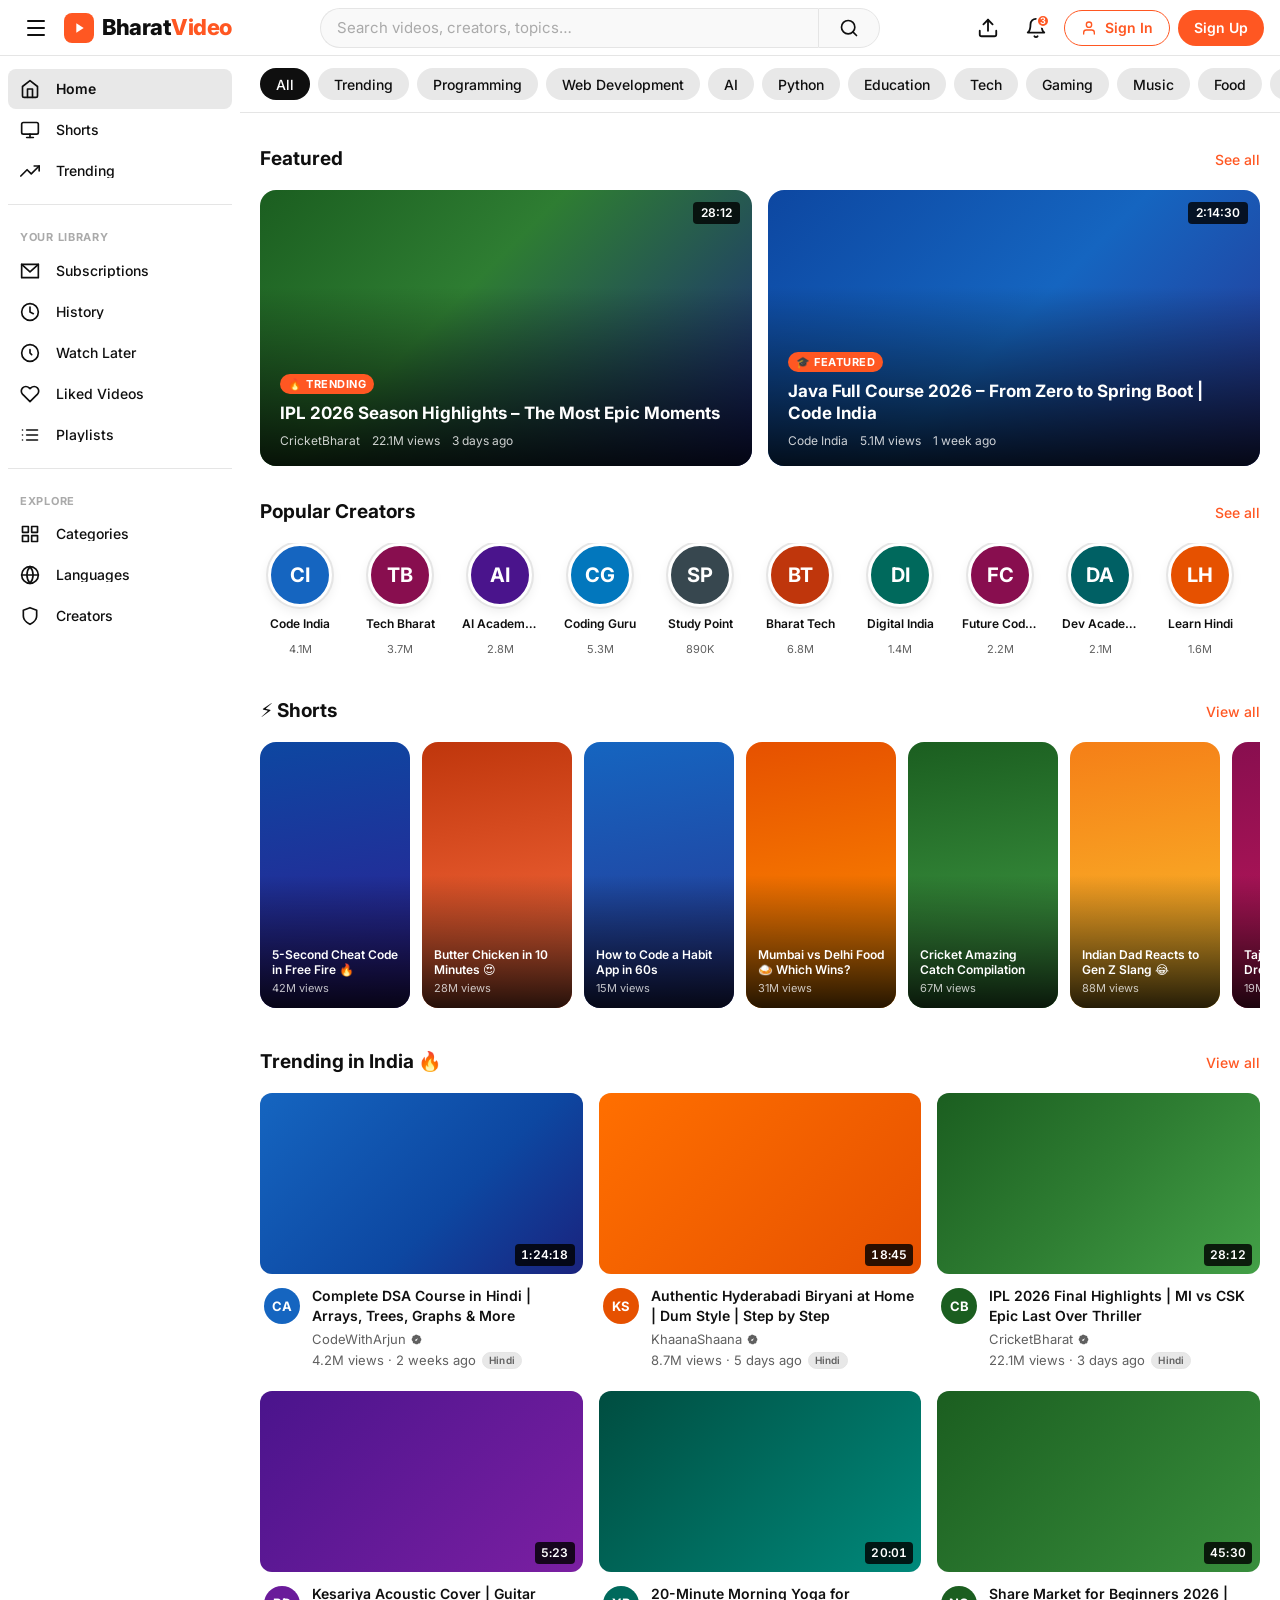
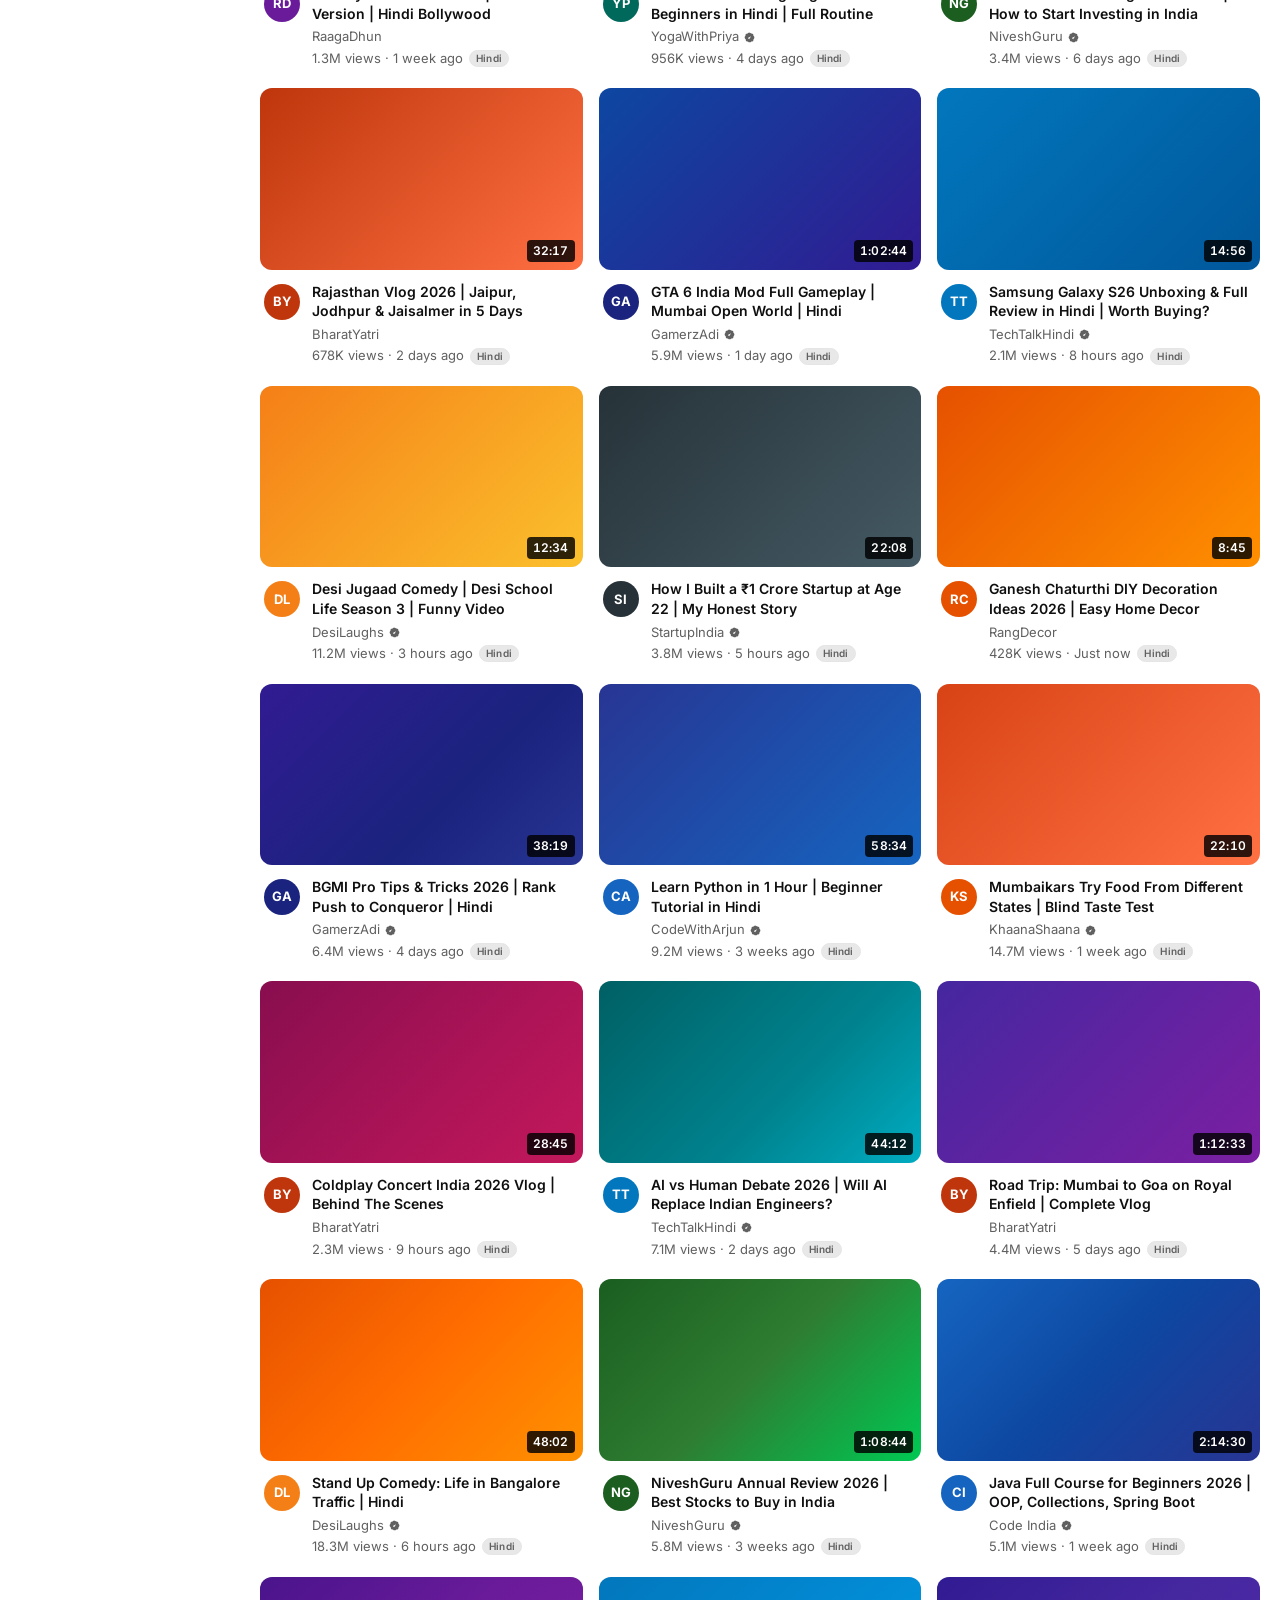
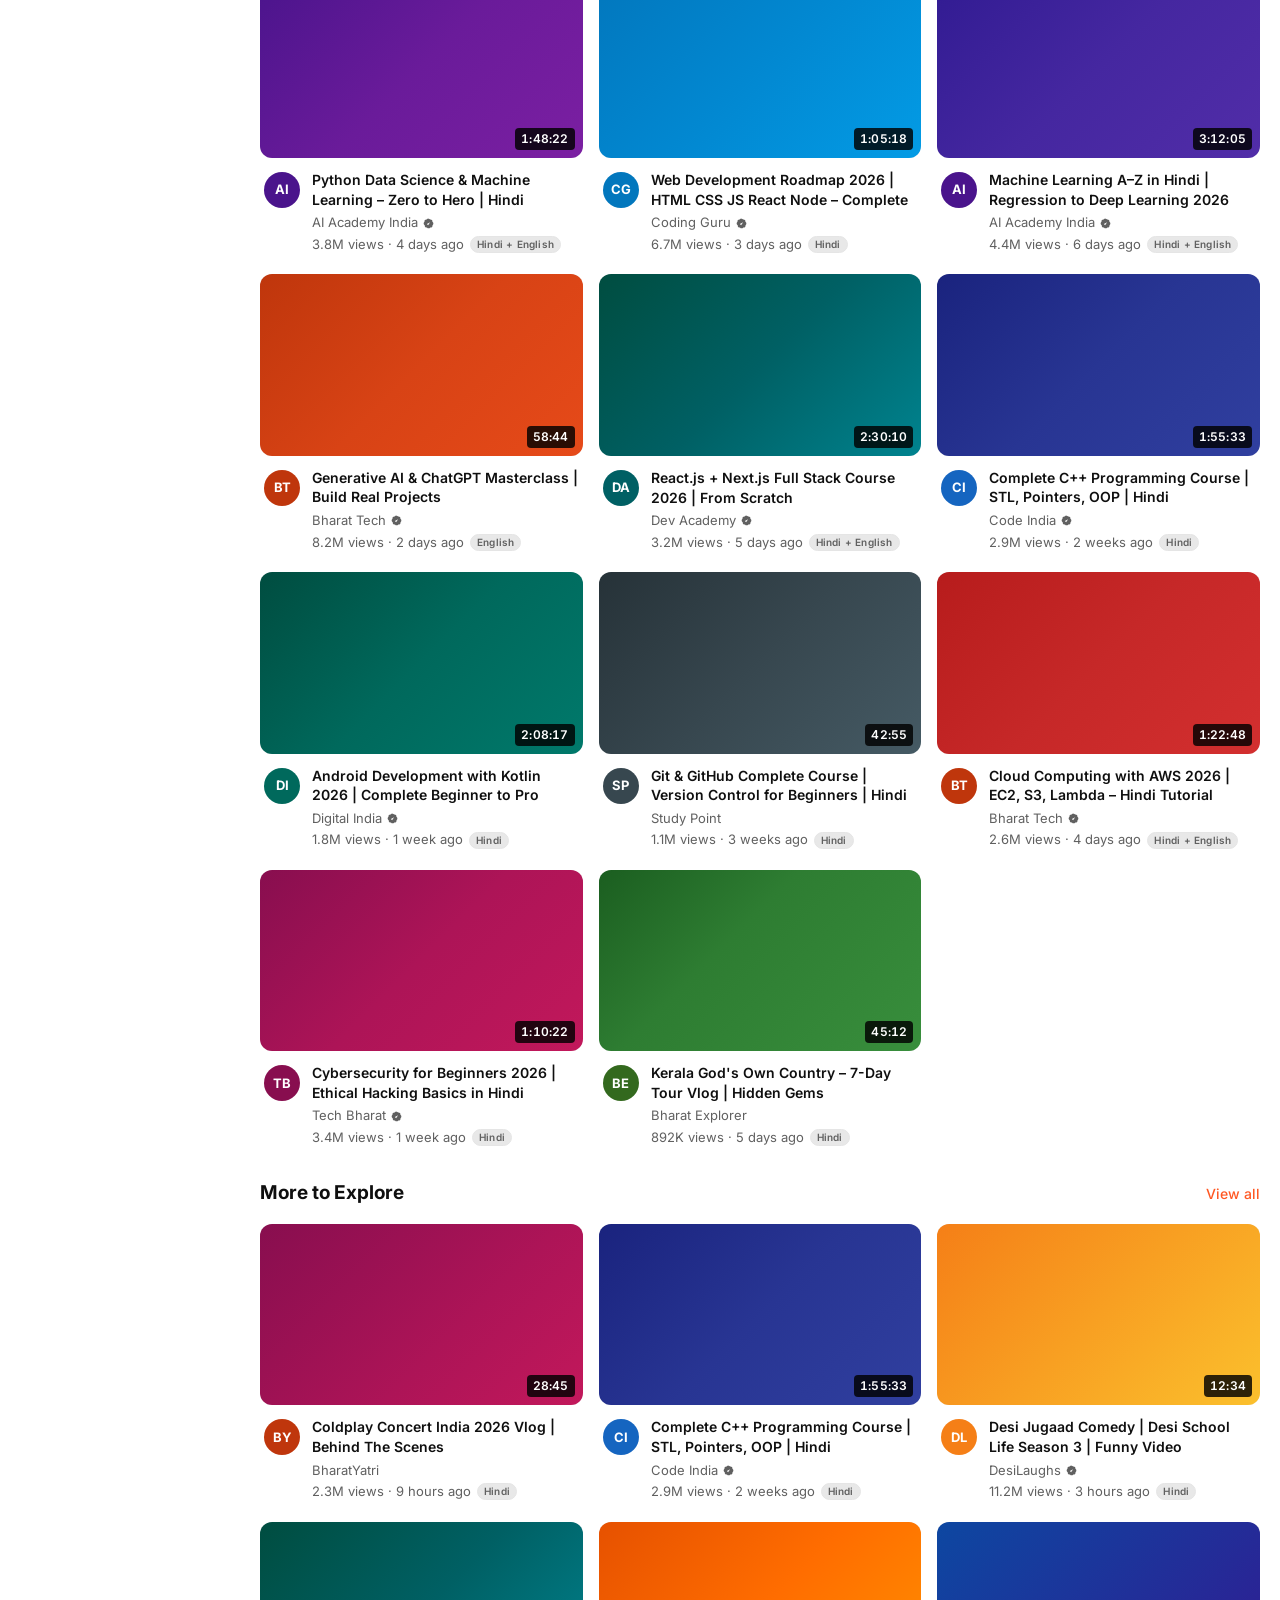
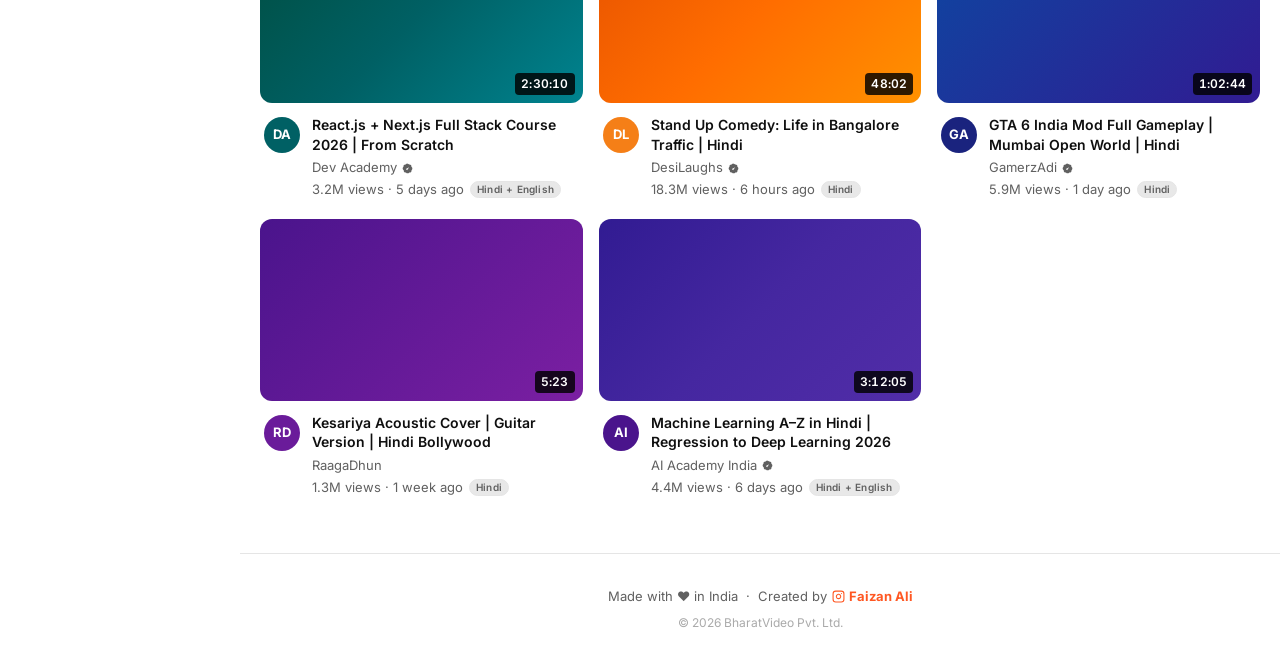
<file: index.html>
<!DOCTYPE html>
<html lang="en">

<head>
  <meta charset="UTF-8">
  <meta name="viewport" content="width=device-width, initial-scale=1.0">
  <meta name="description" content="BharatVideo – India's own video platform. Watch trending videos, learn from top Indian educators, explore regional content in Hindi, Tamil, Bengali, and more.">
  <meta property="og:title"       content="BharatVideo – India's Own Video Platform">
  <meta property="og:description" content="Watch, learn, and create in your own language. India's YouTube alternative.">
  <meta property="og:type"        content="website">
  <title>BharatVideo – India's Own Video Platform</title>
  <meta name="theme-color" content="#FF5722">
  <link rel="stylesheet" href="style.css">
  <link rel="preconnect" href="https://fonts.googleapis.com">
  <link rel="preconnect" href="https://fonts.gstatic.com" crossorigin>
</head>

<body>

  <!-- ═══════════════════════════════════
       LOGIN DIALOG (modal)
       ═══════════════════════════════════ -->
  <div id="login-dialog" class="dialog-overlay" role="dialog" aria-modal="true" aria-labelledby="dlg-title">
    <div class="dialog-box">
      <button id="dlg-close" class="dialog-close-btn" aria-label="Close dialog">
        <svg viewBox="0 0 24 24" fill="none" stroke="currentColor" stroke-width="2" stroke-linecap="round">
          <line x1="18" y1="6" x2="6" y2="18"/><line x1="6" y1="6" x2="18" y2="18"/>
        </svg>
      </button>

      <p class="dialog-logo">Bharat<span>Video</span></p>

      <div class="dialog-icon-wrap" aria-hidden="true">
        <svg viewBox="0 0 24 24" fill="none" stroke="currentColor" stroke-width="1.8" stroke-linecap="round" stroke-linejoin="round">
          <path d="M20 21v-2a4 4 0 00-4-4H8a4 4 0 00-4 4v2"/>
          <circle cx="12" cy="7" r="4"/>
        </svg>
      </div>

      <h2 class="dialog-title" id="dlg-title">Sign in to continue</h2>
      <p  class="dialog-body"  id="dlg-text">Create a free BharatVideo account to access all features.</p>

      <div class="dialog-actions">
        <a href="login.html"       class="d-btn-primary">Sign In</a>
        <a href="get-started.html" class="d-btn-secondary">Create Account – It's Free</a>
      </div>
    </div>
  </div>

  <!-- ═══════════════════════════════════
       SIDEBAR OVERLAY
       ═══════════════════════════════════ -->
  <div id="sidebar-overlay" class="sidebar-overlay" aria-hidden="true"></div>

  <!-- ═══════════════════════════════════
       SIDEBAR
       ═══════════════════════════════════ -->
  <aside id="sidebar" class="sidebar" aria-label="Site navigation">

    <div class="sb-section">
      <a href="index.html" class="sb-item active" aria-current="page">
        <svg viewBox="0 0 24 24" fill="none" stroke="currentColor" stroke-width="2" stroke-linecap="round" stroke-linejoin="round" aria-hidden="true">
          <path d="M3 9l9-7 9 7v11a2 2 0 01-2 2H5a2 2 0 01-2-2z"/>
          <polyline points="9 22 9 12 15 12 15 22"/>
        </svg>
        <span class="item-label">Home</span>
      </a>

      <a href="shorts.html" class="sb-item">
        <svg viewBox="0 0 24 24" fill="none" stroke="currentColor" stroke-width="2" stroke-linecap="round" stroke-linejoin="round" aria-hidden="true">
          <rect x="2" y="3" width="20" height="14" rx="2"/><line x1="12" y1="17" x2="12" y2="21"/><line x1="8" y1="21" x2="16" y2="21"/>
        </svg>
        <span class="item-label">Shorts</span>
      </a>

      <a href="#" class="sb-item">
        <svg viewBox="0 0 24 24" fill="none" stroke="currentColor" stroke-width="2" stroke-linecap="round" stroke-linejoin="round" aria-hidden="true">
          <polyline points="23 6 13.5 15.5 8.5 10.5 1 18"/>
          <polyline points="17 6 23 6 23 12"/>
        </svg>
        <span class="item-label">Trending</span>
      </a>
    </div>

    <div class="sb-divider"></div>

    <!-- Auth-required section -->
    <div class="sb-section">
      <p class="sb-section-label">Your Library</p>

      <button class="sb-item" data-auth="subscribe">
        <svg viewBox="0 0 24 24" fill="none" stroke="currentColor" stroke-width="2" stroke-linecap="round" stroke-linejoin="round" aria-hidden="true">
          <path d="M22 4H2v16h20V4z"/><path d="M22 4l-10 9L2 4"/>
        </svg>
        <span class="item-label">Subscriptions</span>
      </button>

      <button class="sb-item" data-auth="history">
        <svg viewBox="0 0 24 24" fill="none" stroke="currentColor" stroke-width="2" stroke-linecap="round" stroke-linejoin="round" aria-hidden="true">
          <circle cx="12" cy="12" r="10"/>
          <polyline points="12 6 12 12 16 14"/>
        </svg>
        <span class="item-label">History</span>
      </button>

      <button class="sb-item" data-auth="watchlater">
        <svg viewBox="0 0 24 24" fill="none" stroke="currentColor" stroke-width="2" stroke-linecap="round" stroke-linejoin="round" aria-hidden="true">
          <circle cx="12" cy="12" r="10"/>
          <polyline points="12 8 12 12 14 14"/>
        </svg>
        <span class="item-label">Watch Later</span>
      </button>

      <button class="sb-item" data-auth="like">
        <svg viewBox="0 0 24 24" fill="none" stroke="currentColor" stroke-width="2" stroke-linecap="round" stroke-linejoin="round" aria-hidden="true">
          <path d="M20.84 4.61a5.5 5.5 0 00-7.78 0L12 5.67l-1.06-1.06a5.5 5.5 0 00-7.78 7.78l1.06 1.06L12 21.23l7.78-7.78 1.06-1.06a5.5 5.5 0 000-7.78z"/>
        </svg>
        <span class="item-label">Liked Videos</span>
      </button>

      <button class="sb-item" data-auth="playlist">
        <svg viewBox="0 0 24 24" fill="none" stroke="currentColor" stroke-width="2" stroke-linecap="round" stroke-linejoin="round" aria-hidden="true">
          <line x1="8" y1="6" x2="21" y2="6"/>
          <line x1="8" y1="12" x2="21" y2="12"/>
          <line x1="8" y1="18" x2="21" y2="18"/>
          <line x1="3" y1="6" x2="3.01" y2="6"/>
          <line x1="3" y1="12" x2="3.01" y2="12"/>
          <line x1="3" y1="18" x2="3.01" y2="18"/>
        </svg>
        <span class="item-label">Playlists</span>
      </button>
    </div>

    <div class="sb-divider"></div>

    <div class="sb-section">
      <p class="sb-section-label">Explore</p>

      <a href="#" class="sb-item">
        <svg viewBox="0 0 24 24" fill="none" stroke="currentColor" stroke-width="2" stroke-linecap="round" stroke-linejoin="round" aria-hidden="true">
          <rect x="3" y="3" width="7" height="7"/><rect x="14" y="3" width="7" height="7"/>
          <rect x="14" y="14" width="7" height="7"/><rect x="3" y="14" width="7" height="7"/>
        </svg>
        <span class="item-label">Categories</span>
      </a>

      <a href="#" class="sb-item">
        <svg viewBox="0 0 24 24" fill="none" stroke="currentColor" stroke-width="2" stroke-linecap="round" stroke-linejoin="round" aria-hidden="true">
          <circle cx="12" cy="12" r="10"/>
          <line x1="2" y1="12" x2="22" y2="12"/>
          <path d="M12 2a15.3 15.3 0 010 20M12 2a15.3 15.3 0 000 20"/>
        </svg>
        <span class="item-label">Languages</span>
      </a>

      <a href="#" class="sb-item">
        <svg viewBox="0 0 24 24" fill="none" stroke="currentColor" stroke-width="2" stroke-linecap="round" stroke-linejoin="round" aria-hidden="true">
          <path d="M12 22s8-4 8-10V5l-8-3-8 3v7c0 6 8 10 8 10z"/>
        </svg>
        <span class="item-label">Creators</span>
      </a>
    </div>

  </aside>

  <!-- ═══════════════════════════════════
       NAVBAR
       ═══════════════════════════════════ -->
  <header id="navbar" class="navbar" role="banner">

    <!-- Left -->
    <div class="nav-left">
      <button id="hamburger" class="hamburger" aria-label="Toggle sidebar" aria-expanded="false" aria-controls="sidebar">
        <span></span><span></span><span></span>
      </button>
      <a href="index.html" class="logo" aria-label="BharatVideo – Home">
        <span class="logo-icon" aria-hidden="true">
          <svg viewBox="0 0 24 24" fill="white" xmlns="http://www.w3.org/2000/svg">
            <path d="M8 5v14l11-7z"/>
          </svg>
        </span>
        <span class="logo-text">Bharat<span>Video</span></span>
      </a>
    </div>

    <!-- Center (search) -->
    <div class="nav-center">
      <div class="search-wrap" role="search">
        <label for="main-search" class="sr-only">Search BharatVideo</label>
        <div class="search-suggest-wrap">
          <input
            id="main-search"
            type="search"
            class="search-input"
            placeholder="Search videos, creators, topics…"
            autocomplete="off"
            aria-label="Search BharatVideo"
            aria-autocomplete="list"
            aria-controls="suggest-dropdown"
          >
          <div id="suggest-dropdown" class="suggest-dropdown" role="listbox" aria-label="Search suggestions">
            <!-- Populated by script.js -->
          </div>
          <button id="search-clear" class="search-clear" aria-label="Clear search">
            <svg viewBox="0 0 24 24" fill="none" stroke="currentColor" stroke-width="2" stroke-linecap="round" aria-hidden="true">
              <line x1="18" y1="6" x2="6" y2="18"/><line x1="6" y1="6" x2="18" y2="18"/>
            </svg>
          </button>
        </div>
        <button class="search-btn" aria-label="Submit search">
          <svg viewBox="0 0 24 24" fill="none" stroke="currentColor" stroke-width="2" stroke-linecap="round" stroke-linejoin="round" aria-hidden="true">
            <circle cx="11" cy="11" r="8"/><line x1="21" y1="21" x2="16.65" y2="16.65"/>
          </svg>
        </button>
      </div>
      <!-- Close search on mobile -->
      <button class="search-close" aria-label="Close search">
        <svg viewBox="0 0 24 24" fill="none" stroke="currentColor" stroke-width="2" stroke-linecap="round">
          <line x1="18" y1="6" x2="6" y2="18"/><line x1="6" y1="6" x2="18" y2="18"/>
        </svg>
      </button>
    </div>

    <!-- Right -->
    <nav class="nav-right" aria-label="User actions">
      <!-- Mobile search icon -->
      <button id="mobile-search-btn" class="mobile-search-btn" aria-label="Search">
        <svg viewBox="0 0 24 24" fill="none" stroke="currentColor" stroke-width="2" stroke-linecap="round" stroke-linejoin="round" aria-hidden="true">
          <circle cx="11" cy="11" r="8"/><line x1="21" y1="21" x2="16.65" y2="16.65"/>
        </svg>
      </button>

      <!-- Upload -->
      <button class="nav-icon-btn" data-auth="upload" aria-label="Upload video">
        <svg viewBox="0 0 24 24" fill="none" stroke="currentColor" stroke-width="2" stroke-linecap="round" stroke-linejoin="round" aria-hidden="true">
          <path d="M21 15v4a2 2 0 01-2 2H5a2 2 0 01-2-2v-4"/>
          <polyline points="17 8 12 3 7 8"/>
          <line x1="12" y1="3" x2="12" y2="15"/>
        </svg>
      </button>

      <!-- Notifications -->
      <button class="nav-icon-btn" data-auth="notif" aria-label="Notifications">
        <svg viewBox="0 0 24 24" fill="none" stroke="currentColor" stroke-width="2" stroke-linecap="round" stroke-linejoin="round" aria-hidden="true">
          <path d="M18 8A6 6 0 006 8c0 7-3 9-3 9h18s-3-2-3-9"/>
          <path d="M13.73 21a2 2 0 01-3.46 0"/>
        </svg>
        <span class="notif-badge" aria-label="3 notifications">3</span>
      </button>

      <!-- Login -->
      <a href="login.html" class="btn-login" aria-label="Sign in to BharatVideo">
        <svg viewBox="0 0 24 24" fill="none" stroke="currentColor" stroke-width="2" stroke-linecap="round" stroke-linejoin="round" aria-hidden="true">
          <path d="M20 21v-2a4 4 0 00-4-4H8a4 4 0 00-4 4v2"/>
          <circle cx="12" cy="7" r="4"/>
        </svg>
        Sign In
      </a>

      <!-- Sign Up -->
      <a href="get-started.html" class="btn-signup" aria-label="Create a BharatVideo account">
        <span class="btn-signup-text">Sign Up</span>
      </a>
    </nav>

  </header>

  <!-- ═══════════════════════════════════
       MAIN CONTENT
       ═══════════════════════════════════ -->
  <div class="main-wrap">

    <!-- Category Chips -->
    <nav id="chips-bar" class="chips-bar" aria-label="Filter by category">
      <!-- Populated by script.js -->
    </nav>

    <!-- Feed -->
    <main class="feed" id="main-feed">

      <!-- Featured Videos -->
      <div class="section-row">
        <h2 class="section-title">Featured</h2>
        <a href="#" class="section-link">See all</a>
      </div>
      <div id="featured-grid" class="featured-grid" aria-label="Featured videos">
        <!-- Populated by script.js -->
      </div>

      <!-- Popular Creators -->
      <div class="section-row">
        <h2 class="section-title">Popular Creators</h2>
        <a href="#" class="section-link">See all</a>
      </div>
      <div id="creators-strip" class="creators-strip" role="list" aria-label="Popular creators">
        <!-- Populated by script.js -->
      </div>

      <!-- Shorts Preview -->
      <div class="section-row">
        <h2 class="section-title">⚡ Shorts</h2>
        <a href="shorts.html" class="section-link">View all</a>
      </div>
      <div id="shorts-preview" class="shorts-preview" aria-label="Short videos">
        <!-- Populated by script.js -->
      </div>

      <!-- Main Video Grid -->
      <div class="section-row">
        <h2 class="section-title">Trending in India 🔥</h2>
        <a href="#" class="section-link">View all</a>
      </div>
      <div id="main-video-grid" class="video-grid" aria-label="Trending videos">
        <!-- Populated by script.js -->
      </div>

      <!-- More to Explore -->
      <div class="section-row">
        <h2 class="section-title">More to Explore</h2>
        <a href="#" class="section-link">View all</a>
      </div>
      <div id="more-grid" class="video-grid" aria-label="More videos">
        <!-- Populated by script.js -->
      </div>

    </main>

    <!-- Footer -->
    <footer class="site-footer" role="contentinfo">

      <!-- Line 1: Made with ❤️ in India · Created by Faizan Ali -->
      <p class="footer-credit-line">
        Made with ❤️ in India &nbsp;·&nbsp; Created by
        <a
          href="https://www.instagram.com/faiizanaly/"
          target="_blank"
          rel="noopener noreferrer"
          class="creator-link"
          aria-label="Visit Faizan Ali on Instagram"
        >
          <svg viewBox="0 0 24 24" fill="none" stroke="currentColor" stroke-width="2" stroke-linecap="round" stroke-linejoin="round" aria-hidden="true">
            <rect x="2" y="2" width="20" height="20" rx="5" ry="5"/>
            <path d="M16 11.37A4 4 0 1112.63 8 4 4 0 0116 11.37z"/>
            <line x1="17.5" y1="6.5" x2="17.51" y2="6.5"/>
          </svg>
          Faizan Ali
        </a>
      </p>

      <!-- Line 2: Copyright -->
      <p class="footer-copy-line">© 2026 BharatVideo Pvt. Ltd.</p>

    </footer>

  </div><!-- /main-wrap -->

  <script src="script.js"></script>

  <!-- Back to Top -->
  <button id="btt-btn" class="btt-btn" aria-label="Back to top">
    <svg viewBox="0 0 24 24" fill="none" stroke="currentColor" stroke-width="2.5" stroke-linecap="round" stroke-linejoin="round" aria-hidden="true">
      <polyline points="18 15 12 9 6 15"/>
    </svg>
  </button>

</body>
</html>
</file>
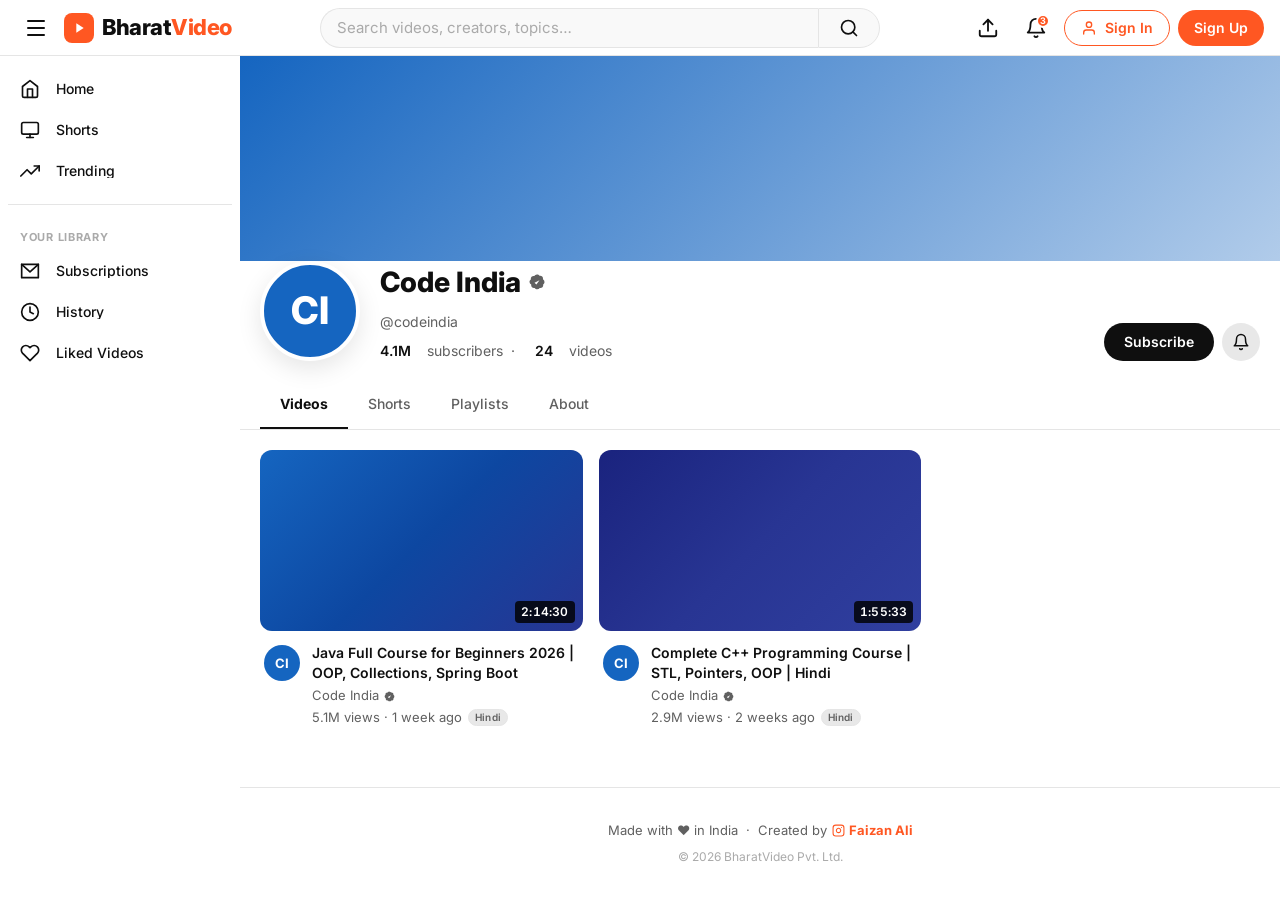
<file: channel.html>
<!DOCTYPE html>
<html lang="en">

<head>
  <meta charset="UTF-8">
  <meta name="viewport" content="width=device-width, initial-scale=1.0">
  <meta name="description" content="View creator channels on BharatVideo – subscribe, watch videos, and explore Shorts.">
  <title id="page-title">Channel – BharatVideo</title>
  <meta name="theme-color" content="#FF5722">
  <link rel="stylesheet" href="style.css">
  <link rel="preconnect" href="https://fonts.googleapis.com">
  <link rel="preconnect" href="https://fonts.gstatic.com" crossorigin>
</head>

<body>

  <!-- ═══════════════════════════════════
       LOGIN DIALOG
       ═══════════════════════════════════ -->
  <div id="login-dialog" class="dialog-overlay" role="dialog" aria-modal="true" aria-labelledby="dlg-title">
    <div class="dialog-box">
      <button id="dlg-close" class="dialog-close-btn" aria-label="Close dialog">
        <svg viewBox="0 0 24 24" fill="none" stroke="currentColor" stroke-width="2" stroke-linecap="round"><line x1="18" y1="6" x2="6" y2="18"/><line x1="6" y1="6" x2="18" y2="18"/></svg>
      </button>
      <p class="dialog-logo">Bharat<span>Video</span></p>
      <div class="dialog-icon-wrap" aria-hidden="true">
        <svg viewBox="0 0 24 24" fill="none" stroke="currentColor" stroke-width="1.8" stroke-linecap="round" stroke-linejoin="round"><path d="M20 21v-2a4 4 0 00-4-4H8a4 4 0 00-4 4v2"/><circle cx="12" cy="7" r="4"/></svg>
      </div>
      <h2 class="dialog-title" id="dlg-title">Sign in to continue</h2>
      <p  class="dialog-body"  id="dlg-text">Create a free BharatVideo account to access all features.</p>
      <div class="dialog-actions">
        <a href="login.html"       class="d-btn-primary">Sign In</a>
        <a href="get-started.html" class="d-btn-secondary">Create Account – It's Free</a>
      </div>
    </div>
  </div>

  <div id="sidebar-overlay" class="sidebar-overlay" aria-hidden="true"></div>

  <!-- ═══════════════════════════════════
       SIDEBAR
       ═══════════════════════════════════ -->
  <aside id="sidebar" class="sidebar" aria-label="Site navigation">
    <div class="sb-section">
      <a href="index.html" class="sb-item">
        <svg viewBox="0 0 24 24" fill="none" stroke="currentColor" stroke-width="2" stroke-linecap="round" stroke-linejoin="round" aria-hidden="true"><path d="M3 9l9-7 9 7v11a2 2 0 01-2 2H5a2 2 0 01-2-2z"/><polyline points="9 22 9 12 15 12 15 22"/></svg>
        <span class="item-label">Home</span>
      </a>
      <a href="shorts.html" class="sb-item">
        <svg viewBox="0 0 24 24" fill="none" stroke="currentColor" stroke-width="2" stroke-linecap="round" stroke-linejoin="round" aria-hidden="true"><rect x="2" y="3" width="20" height="14" rx="2"/><line x1="12" y1="17" x2="12" y2="21"/><line x1="8" y1="21" x2="16" y2="21"/></svg>
        <span class="item-label">Shorts</span>
      </a>
      <a href="#" class="sb-item">
        <svg viewBox="0 0 24 24" fill="none" stroke="currentColor" stroke-width="2" stroke-linecap="round" stroke-linejoin="round" aria-hidden="true"><polyline points="23 6 13.5 15.5 8.5 10.5 1 18"/><polyline points="17 6 23 6 23 12"/></svg>
        <span class="item-label">Trending</span>
      </a>
    </div>

    <div class="sb-divider"></div>

    <div class="sb-section">
      <p class="sb-section-label">Your Library</p>
      <button class="sb-item" data-auth="subscribe">
        <svg viewBox="0 0 24 24" fill="none" stroke="currentColor" stroke-width="2" stroke-linecap="round" stroke-linejoin="round" aria-hidden="true"><path d="M22 4H2v16h20V4z"/><path d="M22 4l-10 9L2 4"/></svg>
        <span class="item-label">Subscriptions</span>
      </button>
      <button class="sb-item" data-auth="history">
        <svg viewBox="0 0 24 24" fill="none" stroke="currentColor" stroke-width="2" stroke-linecap="round" stroke-linejoin="round" aria-hidden="true"><circle cx="12" cy="12" r="10"/><polyline points="12 6 12 12 16 14"/></svg>
        <span class="item-label">History</span>
      </button>
      <button class="sb-item" data-auth="like">
        <svg viewBox="0 0 24 24" fill="none" stroke="currentColor" stroke-width="2" stroke-linecap="round" stroke-linejoin="round" aria-hidden="true"><path d="M20.84 4.61a5.5 5.5 0 00-7.78 0L12 5.67l-1.06-1.06a5.5 5.5 0 00-7.78 7.78l1.06 1.06L12 21.23l7.78-7.78 1.06-1.06a5.5 5.5 0 000-7.78z"/></svg>
        <span class="item-label">Liked Videos</span>
      </button>
    </div>
  </aside>

  <!-- ═══════════════════════════════════
       NAVBAR
       ═══════════════════════════════════ -->
  <header id="navbar" class="navbar" role="banner">
    <div class="nav-left">
      <button id="hamburger" class="hamburger" aria-label="Toggle sidebar" aria-expanded="false" aria-controls="sidebar">
        <span></span><span></span><span></span>
      </button>
      <a href="index.html" class="logo" aria-label="BharatVideo – Home">
        <span class="logo-icon" aria-hidden="true"><svg viewBox="0 0 24 24" fill="white"><path d="M8 5v14l11-7z"/></svg></span>
        <span class="logo-text">Bharat<span>Video</span></span>
      </a>
    </div>

    <div class="nav-center">
      <div class="search-wrap" role="search">
        <label for="main-search" class="sr-only">Search BharatVideo</label>
        <div class="search-suggest-wrap">
          <input id="main-search" type="search" class="search-input" placeholder="Search videos, creators, topics…" autocomplete="off" aria-label="Search BharatVideo" aria-autocomplete="list" aria-controls="suggest-dropdown">
          <div id="suggest-dropdown" class="suggest-dropdown" role="listbox" aria-label="Search suggestions"></div>
          <button id="search-clear" class="search-clear" aria-label="Clear search">
            <svg viewBox="0 0 24 24" fill="none" stroke="currentColor" stroke-width="2" stroke-linecap="round" aria-hidden="true">
              <line x1="18" y1="6" x2="6" y2="18"/><line x1="6" y1="6" x2="18" y2="18"/>
            </svg>
          </button>
        </div>
        <button class="search-btn" aria-label="Submit search">
          <svg viewBox="0 0 24 24" fill="none" stroke="currentColor" stroke-width="2" stroke-linecap="round" stroke-linejoin="round" aria-hidden="true"><circle cx="11" cy="11" r="8"/><line x1="21" y1="21" x2="16.65" y2="16.65"/></svg>
        </button>
      </div>
      <button class="search-close" aria-label="Close search">
        <svg viewBox="0 0 24 24" fill="none" stroke="currentColor" stroke-width="2" stroke-linecap="round"><line x1="18" y1="6" x2="6" y2="18"/><line x1="6" y1="6" x2="18" y2="18"/></svg>
      </button>
    </div>

    <nav class="nav-right" aria-label="User actions">
      <button id="mobile-search-btn" class="mobile-search-btn" aria-label="Search">
        <svg viewBox="0 0 24 24" fill="none" stroke="currentColor" stroke-width="2" stroke-linecap="round" stroke-linejoin="round" aria-hidden="true"><circle cx="11" cy="11" r="8"/><line x1="21" y1="21" x2="16.65" y2="16.65"/></svg>
      </button>
      <button class="nav-icon-btn" data-auth="upload" aria-label="Upload video">
        <svg viewBox="0 0 24 24" fill="none" stroke="currentColor" stroke-width="2" stroke-linecap="round" stroke-linejoin="round" aria-hidden="true"><path d="M21 15v4a2 2 0 01-2 2H5a2 2 0 01-2-2v-4"/><polyline points="17 8 12 3 7 8"/><line x1="12" y1="3" x2="12" y2="15"/></svg>
      </button>
      <button class="nav-icon-btn" data-auth="notif" aria-label="Notifications">
        <svg viewBox="0 0 24 24" fill="none" stroke="currentColor" stroke-width="2" stroke-linecap="round" stroke-linejoin="round" aria-hidden="true"><path d="M18 8A6 6 0 006 8c0 7-3 9-3 9h18s-3-2-3-9"/><path d="M13.73 21a2 2 0 01-3.46 0"/></svg>
        <span class="notif-badge" aria-label="3 notifications">3</span>
      </button>
      <a href="login.html"       class="btn-login"  aria-label="Sign in">
        <svg viewBox="0 0 24 24" fill="none" stroke="currentColor" stroke-width="2" stroke-linecap="round" stroke-linejoin="round" aria-hidden="true"><path d="M20 21v-2a4 4 0 00-4-4H8a4 4 0 00-4 4v2"/><circle cx="12" cy="7" r="4"/></svg>
        Sign In
      </a>
      <a href="get-started.html" class="btn-signup" aria-label="Create account"><span class="btn-signup-text">Sign Up</span></a>
    </nav>
  </header>

  <!-- ═══════════════════════════════════
       CHANNEL CONTENT
       ═══════════════════════════════════ -->
  <div class="main-wrap">
    <div id="channel-page" class="channel-page">

      <!-- Channel Banner -->
      <div class="ch-banner-wrap" aria-hidden="true">
        <div id="ch-banner" class="ch-banner" style="background:linear-gradient(135deg,#1565C0 0%,#0D47A1 100%)"></div>
      </div>

      <!-- Channel Header -->
      <header class="ch-header">
        <div id="ch-avatar" class="ch-avatar" aria-hidden="true" style="background:#1565C0">CA</div>

        <div class="ch-info">
          <div class="ch-name-row">
            <h1 class="ch-name" id="ch-name">Loading…</h1>
          </div>
          <p  class="ch-handle"    id="ch-handle">@channel</p>
          <p  class="ch-stats-row" id="ch-stats">0 subscribers</p>
        </div>

        <div class="ch-actions" aria-label="Channel actions">
          <button
            class="btn-ch-sub"
            id="ch-sub-btn"
            data-auth="subscribe"
            aria-label="Subscribe to this channel"
          >Subscribe</button>

          <button
            class="btn-ch-notif"
            id="ch-notif-btn"
            data-auth="notif"
            aria-label="Notification settings"
          >
            <svg viewBox="0 0 24 24" fill="none" stroke="currentColor" stroke-width="2" stroke-linecap="round" stroke-linejoin="round" aria-hidden="true">
              <path d="M18 8A6 6 0 006 8c0 7-3 9-3 9h18s-3-2-3-9"/>
              <path d="M13.73 21a2 2 0 01-3.46 0"/>
            </svg>
          </button>
        </div>
      </header>

      <!-- Tabs -->
      <nav class="ch-tabs-bar" role="tablist" aria-label="Channel sections">
        <button class="ch-tab active" role="tab" aria-selected="true"  data-tab="0">Videos</button>
        <button class="ch-tab"        role="tab" aria-selected="false" data-tab="1">Shorts</button>
        <button class="ch-tab"        role="tab" aria-selected="false" data-tab="2">Playlists</button>
        <button class="ch-tab"        role="tab" aria-selected="false" data-tab="3">About</button>
      </nav>

      <!-- Tab content -->
      <div id="ch-content" class="ch-content" role="tabpanel" aria-label="Channel content">
        <!-- Populated by script.js initChannelPage() -->
      </div>

    </div><!-- /ch-page -->

    <!-- Footer -->
    <footer class="site-footer" role="contentinfo">
      <p class="footer-credit-line">
        Made with ❤️ in India &nbsp;·&nbsp; Created by
        <a href="https://www.instagram.com/faiizanaly/" target="_blank" rel="noopener noreferrer" class="creator-link" aria-label="Visit Faizan Ali on Instagram">
          <svg viewBox="0 0 24 24" fill="none" stroke="currentColor" stroke-width="2" stroke-linecap="round" stroke-linejoin="round" aria-hidden="true"><rect x="2" y="2" width="20" height="20" rx="5" ry="5"/><path d="M16 11.37A4 4 0 1112.63 8 4 4 0 0116 11.37z"/><line x1="17.5" y1="6.5" x2="17.51" y2="6.5"/></svg>
          Faizan Ali
        </a>
      </p>
      <p class="footer-copy-line">&copy; 2026 BharatVideo Pvt. Ltd.</p>
    </footer>
  </div><!-- /main-wrap -->

  <script src="script.js"></script>

  <!-- Back to Top -->
  <button id="btt-btn" class="btt-btn" aria-label="Back to top">
    <svg viewBox="0 0 24 24" fill="none" stroke="currentColor" stroke-width="2.5" stroke-linecap="round" stroke-linejoin="round" aria-hidden="true">
      <polyline points="18 15 12 9 6 15"/>
    </svg>
  </button>

</body>
</html>
</file>
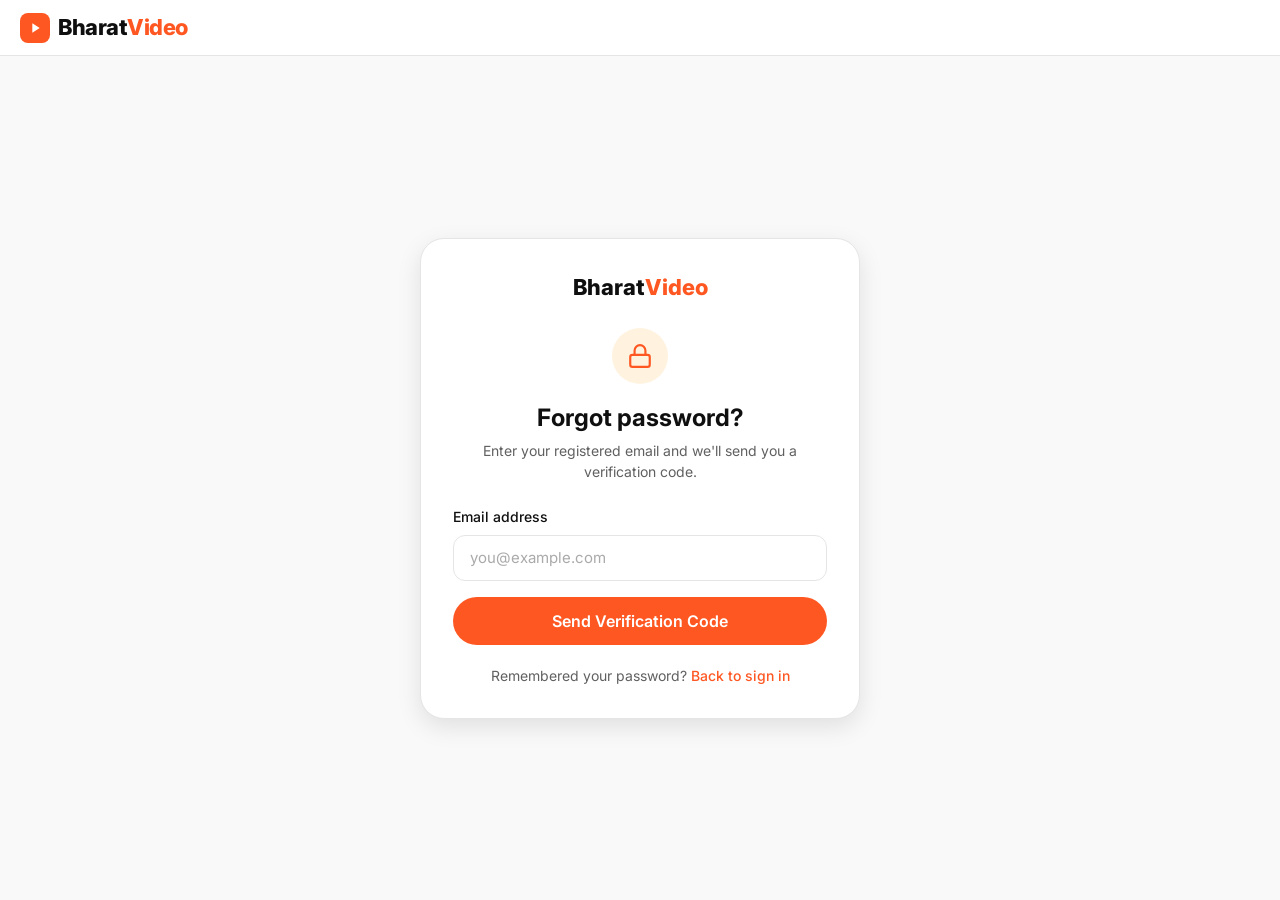
<file: forgot-password.html>
<!DOCTYPE html>
<html lang="en">

<head>
  <meta charset="UTF-8">
  <meta name="viewport" content="width=device-width, initial-scale=1.0">
  <meta name="description" content="Reset your BharatVideo password. Enter your email and we'll send you a one-time code.">
  <title>Forgot Password – BharatVideo</title>
  <link rel="stylesheet" href="style.css">
  <link rel="preconnect" href="https://fonts.googleapis.com">
  <link rel="preconnect" href="https://fonts.gstatic.com" crossorigin>
</head>

<body class="auth-page">

  <!-- Navbar (minimal) -->
  <header class="auth-navbar">
    <a href="index.html" class="logo" aria-label="BharatVideo – Go to homepage">
      <span class="logo-icon" aria-hidden="true">
        <svg viewBox="0 0 24 24" fill="white"><path d="M8 5v14l11-7z"/></svg>
      </span>
      <span class="logo-text">Bharat<span>Video</span></span>
    </a>
  </header>

  <!-- Auth Body -->
  <main class="auth-body">
    <div class="auth-card">

      <a href="index.html" class="auth-logo" aria-label="BharatVideo">
        Bharat<span>Video</span>
      </a>

      <!-- Lock icon -->
      <div style="display:flex; justify-content:center; margin-bottom:16px;">
        <div style="width:56px; height:56px; background:var(--brand-light); border-radius:50%; display:flex; align-items:center; justify-content:center;">
          <svg width="26" height="26" viewBox="0 0 24 24" fill="none" stroke="var(--brand)" stroke-width="2" stroke-linecap="round" stroke-linejoin="round" aria-hidden="true">
            <rect x="3" y="11" width="18" height="11" rx="2" ry="2"/>
            <path d="M7 11V7a5 5 0 0110 0v4"/>
          </svg>
        </div>
      </div>

      <h1 class="auth-title">Forgot password?</h1>
      <p  class="auth-sub">Enter your registered email and we'll send you a verification code.</p>

      <!-- FORGOT PASSWORD FORM -->
      <form id="forgotForm" novalidate>

        <!-- Email -->
        <div class="form-group">
          <label for="email">Email address</label>
          <div class="input-wrap">
            <input
              type="email"
              id="email"
              class="form-input"
              placeholder="you@example.com"
              autocomplete="email"
              required
            >
          </div>
          <p class="field-error" role="alert"></p>
        </div>

        <!-- Submit -->
        <button type="submit" class="btn-submit" id="forgot-submit">
          <span class="btn-label">Send Verification Code</span>
          <span class="btn-spinner" aria-hidden="true"><span class="spinner"></span></span>
        </button>

      </form>

      <p class="auth-footer-text">
        Remembered your password?
        <a href="login.html" class="link-accent">Back to sign in</a>
      </p>

    </div>
  </main>

  <script src="script.js"></script>
</body>
</html>
</file>
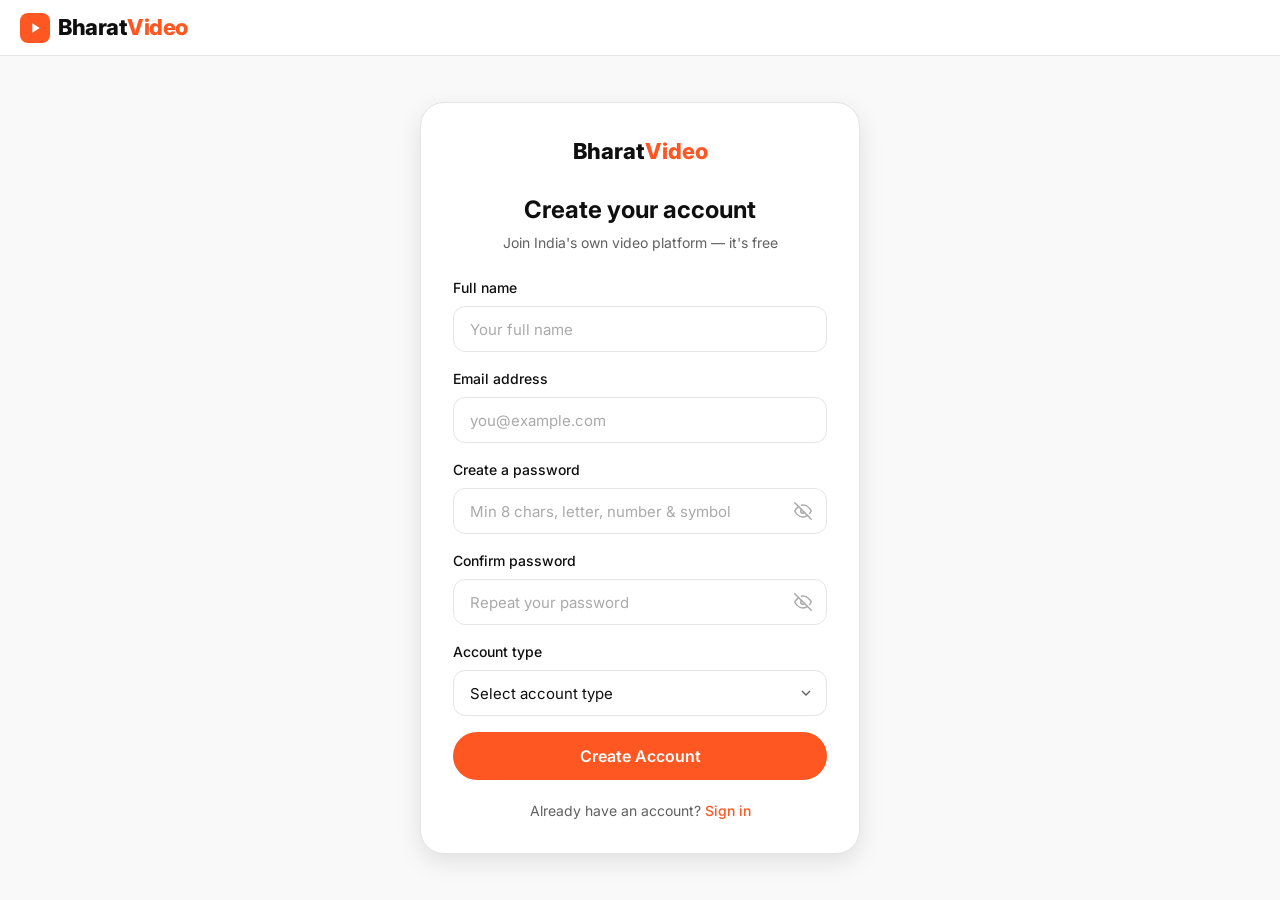
<file: get-started.html>
<!DOCTYPE html>
<html lang="en">

<head>
  <meta charset="UTF-8">
  <meta name="viewport" content="width=device-width, initial-scale=1.0">
  <meta name="description" content="Create a free BharatVideo account and start watching, learning, and creating in your own language.">
  <title>Create Account – BharatVideo</title>
  <link rel="stylesheet" href="style.css">
  <link rel="preconnect" href="https://fonts.googleapis.com">
  <link rel="preconnect" href="https://fonts.gstatic.com" crossorigin>
</head>

<body class="auth-page">

  <!-- Navbar (minimal) -->
  <header class="auth-navbar">
    <a href="index.html" class="logo" aria-label="BharatVideo – Go to homepage">
      <span class="logo-icon" aria-hidden="true">
        <svg viewBox="0 0 24 24" fill="white"><path d="M8 5v14l11-7z"/></svg>
      </span>
      <span class="logo-text">Bharat<span>Video</span></span>
    </a>
  </header>

  <!-- Auth Body -->
  <main class="auth-body">
    <div class="auth-card">

      <a href="index.html" class="auth-logo" aria-label="BharatVideo">
        Bharat<span>Video</span>
      </a>

      <h1 class="auth-title">Create your account</h1>
      <p  class="auth-sub">Join India's own video platform — it's free</p>

      <!-- SIGNUP FORM -->
      <form id="signupForm" novalidate>

        <!-- Full Name -->
        <div class="form-group">
          <label for="fullname">Full name</label>
          <div class="input-wrap">
            <input
              type="text"
              id="fullname"
              class="form-input"
              placeholder="Your full name"
              autocomplete="name"
              required
            >
          </div>
          <p class="field-error" role="alert"></p>
        </div>

        <!-- Email -->
        <div class="form-group">
          <label for="email">Email address</label>
          <div class="input-wrap">
            <input
              type="email"
              id="email"
              class="form-input"
              placeholder="you@example.com"
              autocomplete="email"
              required
            >
          </div>
          <p class="field-error" role="alert"></p>
        </div>

        <!-- Password -->
        <div class="form-group">
          <label for="password">Create a password</label>
          <div class="input-wrap">
            <input
              type="password"
              id="password"
              class="form-input has-btn"
              placeholder="Min 8 chars, letter, number & symbol"
              autocomplete="new-password"
              required
            >
            <button
              type="button"
              class="input-action"
              data-pw-toggle="password"
              aria-label="Show password"
            ></button>
          </div>
          <p class="field-error" role="alert"></p>
          <!-- Password strength meter -->
          <div id="pw-strength" class="pw-strength" aria-live="polite">
            <div class="strength-bars">
              <div class="s-bar"></div>
              <div class="s-bar"></div>
              <div class="s-bar"></div>
              <div class="s-bar"></div>
            </div>
            <span class="strength-text">Strength: <strong id="strength-text"></strong></span>
          </div>
        </div>

        <!-- Confirm Password -->
        <div class="form-group">
          <label for="confirm-password">Confirm password</label>
          <div class="input-wrap">
            <input
              type="password"
              id="confirm-password"
              class="form-input has-btn"
              placeholder="Repeat your password"
              autocomplete="new-password"
              required
            >
            <button
              type="button"
              class="input-action"
              data-pw-toggle="confirm-password"
              aria-label="Show password"
            ></button>
          </div>
          <p class="field-error" role="alert"></p>
        </div>

        <!-- Account Type -->
        <div class="form-group">
          <label for="accountType">Account type</label>
          <select id="accountType" class="form-select" required>
            <option value="">Select account type</option>
            <option value="viewer">Viewer – Watch &amp; Learn</option>
            <option value="creator">Creator – Upload Videos</option>
          </select>
          <p class="field-error" role="alert"></p>
        </div>

        <!-- Submit -->
        <button type="submit" class="btn-submit" id="signup-submit">
          <span class="btn-label">Create Account</span>
          <span class="btn-spinner" aria-hidden="true"><span class="spinner"></span></span>
        </button>

      </form>

      <p class="auth-footer-text">
        Already have an account?
        <a href="login.html" class="link-accent">Sign in</a>
      </p>

    </div>
  </main>

  <script src="script.js"></script>
</body>
</html>
</file>
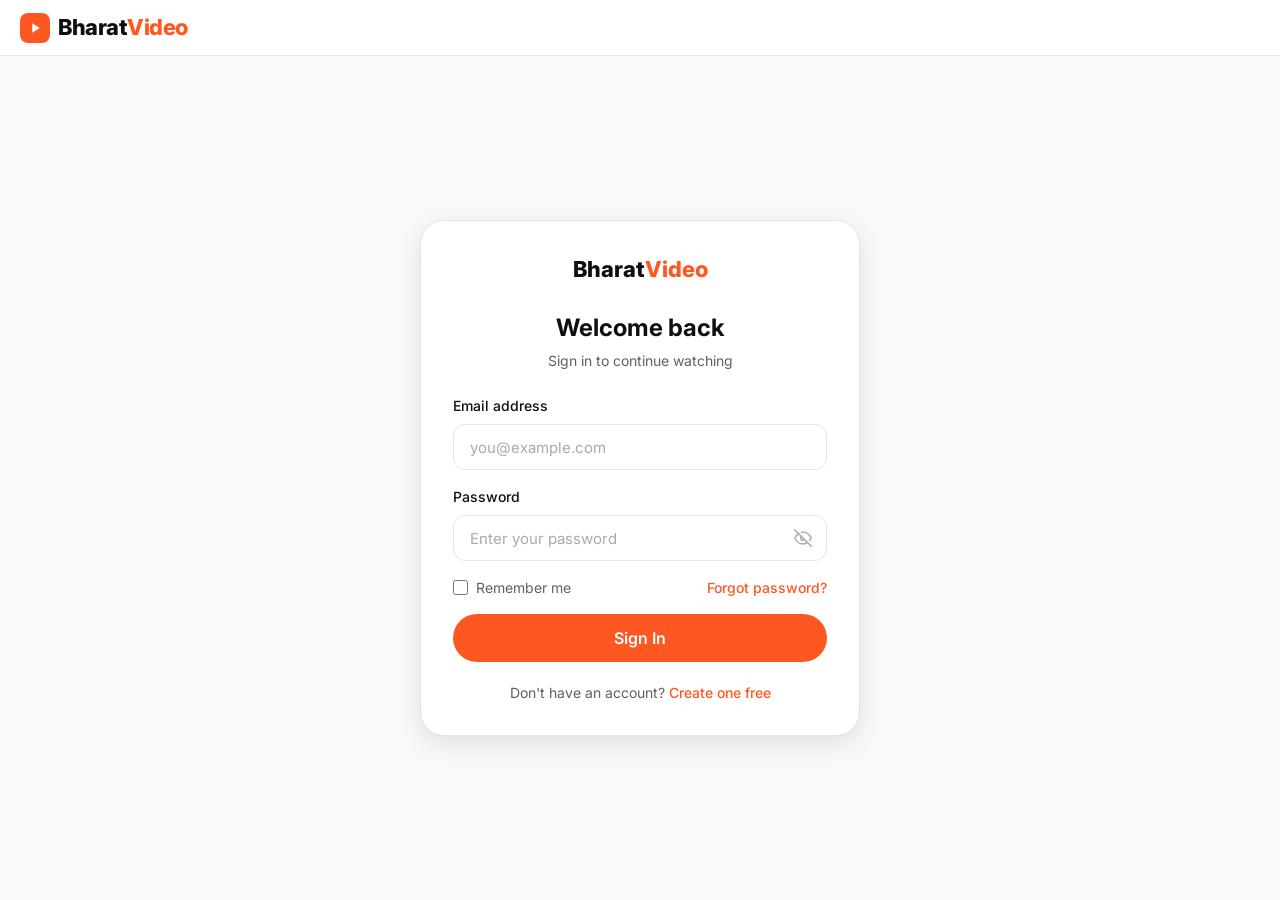
<file: login.html>
<!DOCTYPE html>
<html lang="en">

<head>
  <meta charset="UTF-8">
  <meta name="viewport" content="width=device-width, initial-scale=1.0">
  <meta name="description" content="Sign in to BharatVideo to like, comment, subscribe, and upload your own videos.">
  <title>Sign In – BharatVideo</title>
  <link rel="stylesheet" href="style.css">
  <link rel="preconnect" href="https://fonts.googleapis.com">
  <link rel="preconnect" href="https://fonts.gstatic.com" crossorigin>
</head>

<body class="auth-page">

  <!-- Navbar (minimal) -->
  <header class="auth-navbar">
    <a href="index.html" class="logo" aria-label="BharatVideo – Go to homepage">
      <span class="logo-icon" aria-hidden="true">
        <svg viewBox="0 0 24 24" fill="white"><path d="M8 5v14l11-7z"/></svg>
      </span>
      <span class="logo-text">Bharat<span>Video</span></span>
    </a>
  </header>

  <!-- Auth Body -->
  <main class="auth-body">
    <div class="auth-card">

      <a href="index.html" class="auth-logo" aria-label="BharatVideo">
        Bharat<span>Video</span>
      </a>

      <h1 class="auth-title">Welcome back</h1>
      <p  class="auth-sub">Sign in to continue watching</p>

      <!-- LOGIN FORM -->
      <form id="loginForm" novalidate>

        <!-- Email -->
        <div class="form-group">
          <label for="email">Email address</label>
          <div class="input-wrap">
            <input
              type="email"
              id="email"
              class="form-input"
              placeholder="you@example.com"
              autocomplete="email"
              required
            >
          </div>
          <p class="field-error" role="alert"></p>
        </div>

        <!-- Password -->
        <div class="form-group">
          <label for="password">Password</label>
          <div class="input-wrap">
            <input
              type="password"
              id="password"
              class="form-input has-btn"
              placeholder="Enter your password"
              autocomplete="current-password"
              required
            >
            <button
              type="button"
              class="input-action"
              data-pw-toggle="password"
              aria-label="Show password"
            ></button>
          </div>
          <p class="field-error" role="alert"></p>
        </div>

        <!-- Options row -->
        <div class="form-options">
          <label class="remember-me">
            <input type="checkbox" id="remember-me" aria-label="Remember me">
            Remember me
          </label>
          <a href="forgot-password.html" class="link-accent">Forgot password?</a>
        </div>

        <!-- Submit -->
        <button type="submit" class="btn-submit" id="login-submit">
          <span class="btn-label">Sign In</span>
          <span class="btn-spinner" aria-hidden="true"><span class="spinner"></span></span>
        </button>

      </form>

      <p class="auth-footer-text">
        Don't have an account?
        <a href="get-started.html" class="link-accent">Create one free</a>
      </p>

    </div>
  </main>

  <script src="script.js"></script>
</body>
</html>
</file>
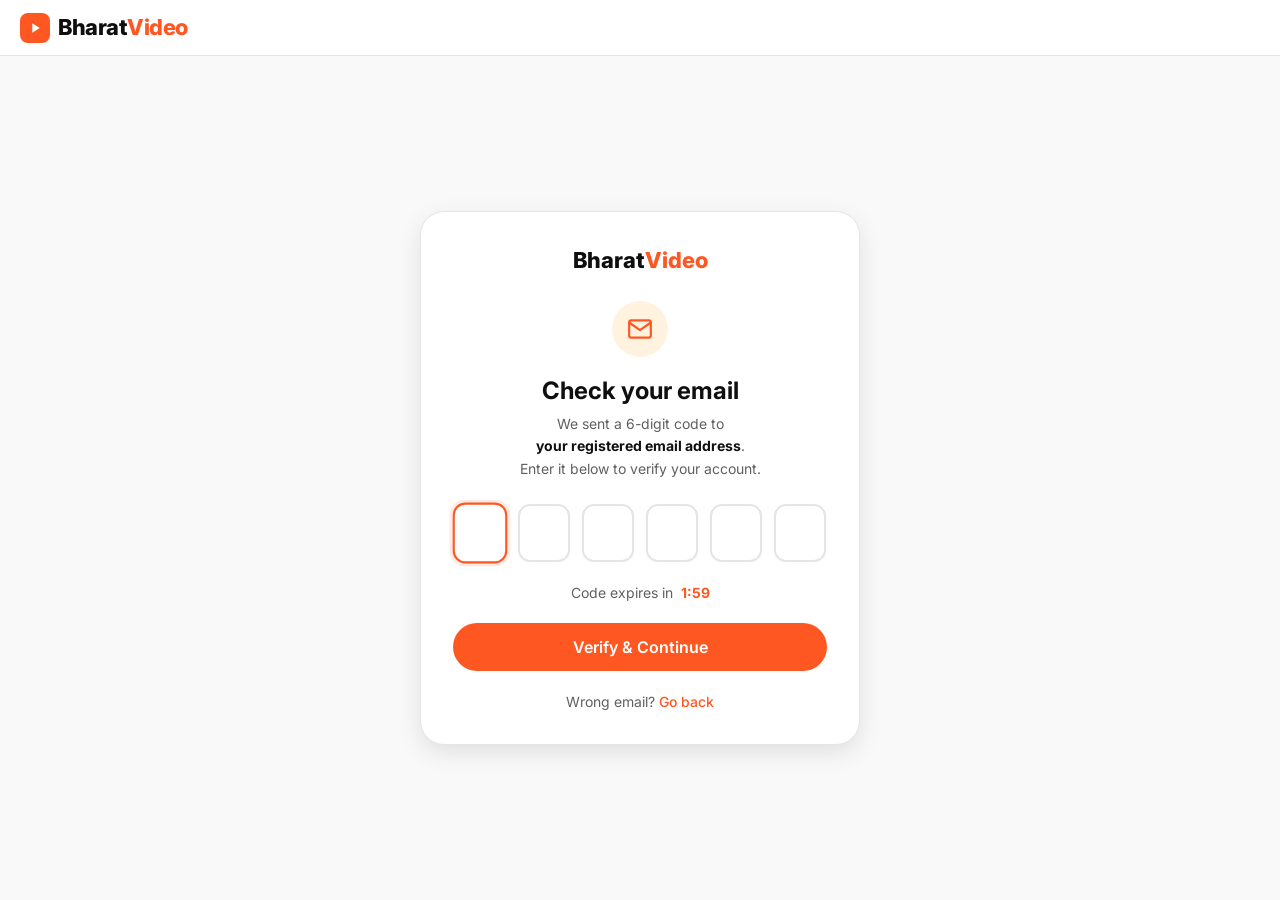
<file: otp.html>
<!DOCTYPE html>
<html lang="en">

<head>
  <meta charset="UTF-8">
  <meta name="viewport" content="width=device-width, initial-scale=1.0">
  <meta name="description" content="Verify your BharatVideo account with the one-time code sent to your email.">
  <title>Verify OTP – BharatVideo</title>
  <link rel="stylesheet" href="style.css">
  <link rel="preconnect" href="https://fonts.googleapis.com">
  <link rel="preconnect" href="https://fonts.gstatic.com" crossorigin>
</head>

<body class="auth-page">

  <!-- Navbar (minimal) -->
  <header class="auth-navbar">
    <a href="index.html" class="logo" aria-label="BharatVideo – Go to homepage">
      <span class="logo-icon" aria-hidden="true">
        <svg viewBox="0 0 24 24" fill="white"><path d="M8 5v14l11-7z"/></svg>
      </span>
      <span class="logo-text">Bharat<span>Video</span></span>
    </a>
  </header>

  <!-- Auth Body -->
  <main class="auth-body">
    <div class="auth-card">

      <a href="index.html" class="auth-logo" aria-label="BharatVideo">
        Bharat<span>Video</span>
      </a>

      <!-- Email icon -->
      <div style="display:flex; justify-content:center; margin-bottom:16px;">
        <div style="width:56px; height:56px; background:var(--brand-light); border-radius:50%; display:flex; align-items:center; justify-content:center;">
          <svg width="26" height="26" viewBox="0 0 24 24" fill="none" stroke="var(--brand)" stroke-width="2" stroke-linecap="round" stroke-linejoin="round" aria-hidden="true">
            <path d="M4 4h16c1.1 0 2 .9 2 2v12c0 1.1-.9 2-2 2H4c-1.1 0-2-.9-2-2V6c0-1.1.9-2 2-2z"/>
            <polyline points="22,6 12,13 2,6"/>
          </svg>
        </div>
      </div>

      <h1 class="auth-title">Check your email</h1>

      <!-- OTP FORM -->
      <div class="otp-box">
        <p class="otp-hint">
          We sent a 6-digit code to<br>
          <strong>your registered email address</strong>.<br>
          Enter it below to verify your account.
        </p>

        <form id="otpForm" novalidate>
          <!-- OTP inputs -->
          <div class="otp-inputs" role="group" aria-label="Enter the 6-digit verification code">
            <input type="text" inputmode="numeric" pattern="\d" maxlength="1" class="otp-digit" aria-label="Digit 1">
            <input type="text" inputmode="numeric" pattern="\d" maxlength="1" class="otp-digit" aria-label="Digit 2">
            <input type="text" inputmode="numeric" pattern="\d" maxlength="1" class="otp-digit" aria-label="Digit 3">
            <input type="text" inputmode="numeric" pattern="\d" maxlength="1" class="otp-digit" aria-label="Digit 4">
            <input type="text" inputmode="numeric" pattern="\d" maxlength="1" class="otp-digit" aria-label="Digit 5">
            <input type="text" inputmode="numeric" pattern="\d" maxlength="1" class="otp-digit" aria-label="Digit 6">
          </div>

          <!-- Countdown timer -->
          <div id="otp-timer-row" class="otp-timer" aria-live="polite">
            <span>Code expires in</span>
            <span class="countdown-val" id="countdown">2:00</span>
          </div>

          <!-- Resend button -->
          <button type="button" id="resend-btn" class="resend-btn" aria-label="Resend verification code">
            Didn't receive it? Resend code
          </button>

          <!-- Submit -->
          <button type="submit" class="btn-submit" id="otp-submit">
            <span class="btn-label">Verify &amp; Continue</span>
            <span class="btn-spinner" aria-hidden="true"><span class="spinner"></span></span>
          </button>

        </form>
      </div>

      <p class="auth-footer-text">
        Wrong email?
        <a href="get-started.html" class="link-accent">Go back</a>
      </p>

    </div>
  </main>

  <script src="script.js"></script>
</body>
</html>
</file>
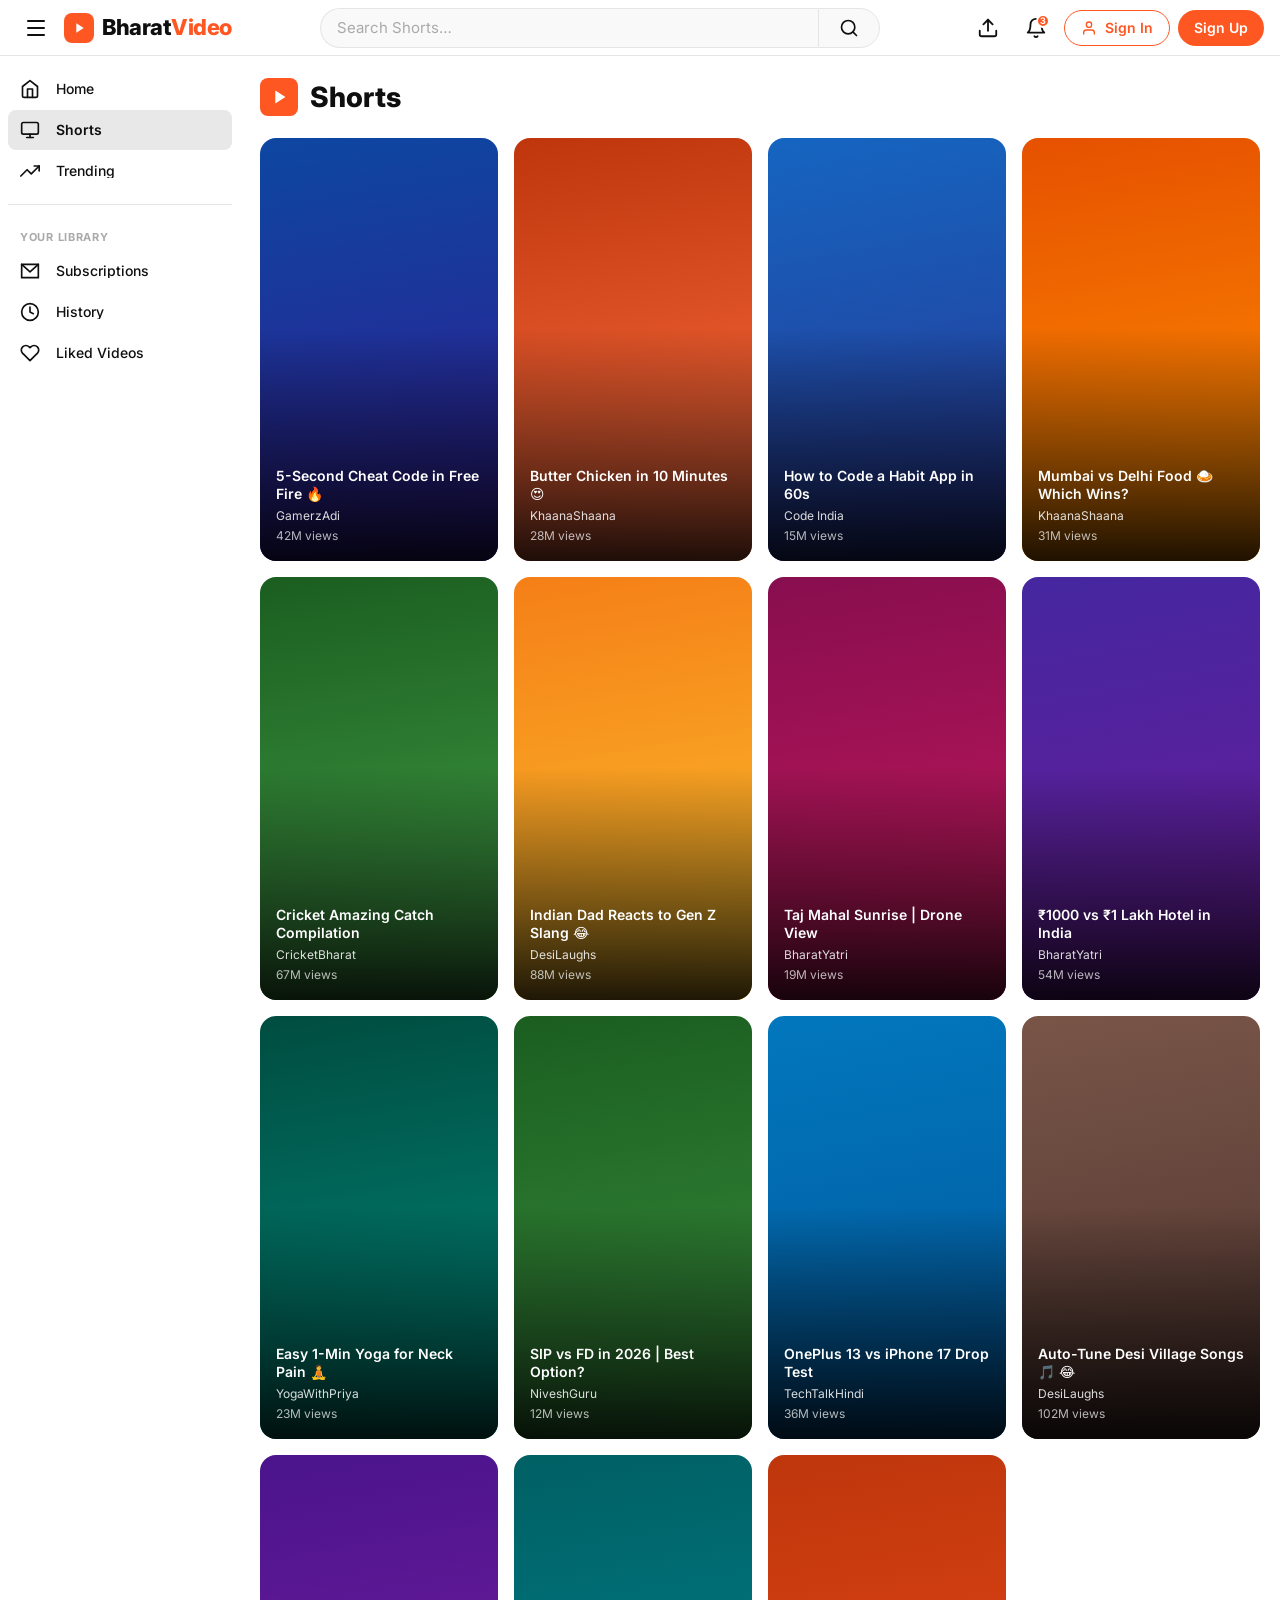
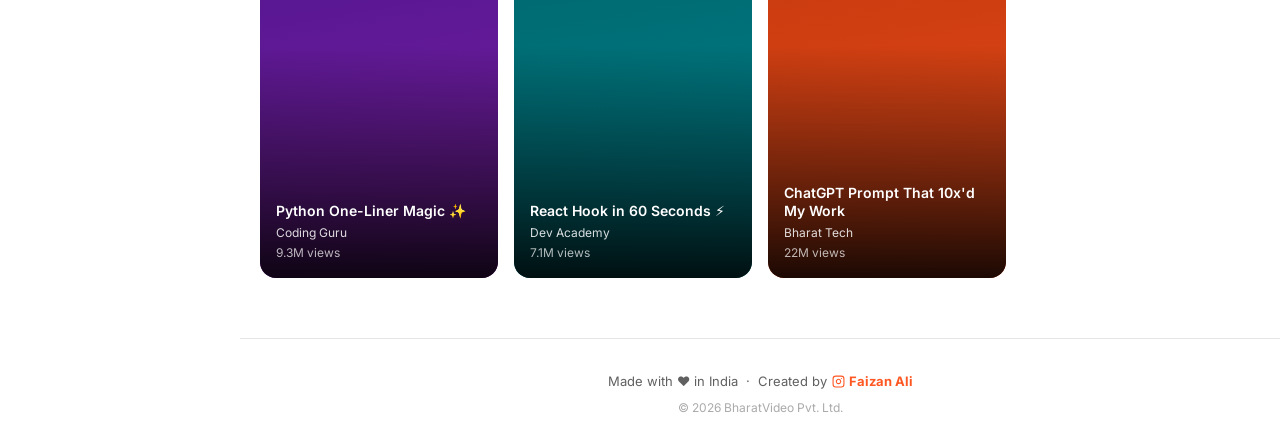
<file: shorts.html>
<!DOCTYPE html>
<html lang="en">

<head>
  <meta charset="UTF-8">
  <meta name="viewport" content="width=device-width, initial-scale=1.0">
  <meta name="description" content="Watch BharatVideo Shorts – quick, vertical videos from India's top creators.">
  <title>Shorts – BharatVideo</title>
  <meta name="theme-color" content="#FF5722">
  <link rel="stylesheet" href="style.css">
  <link rel="preconnect" href="https://fonts.googleapis.com">
  <link rel="preconnect" href="https://fonts.gstatic.com" crossorigin>
</head>

<body>

  <!-- ═══════════════════════════════════
       LOGIN DIALOG
       ═══════════════════════════════════ -->
  <div id="login-dialog" class="dialog-overlay" role="dialog" aria-modal="true" aria-labelledby="dlg-title">
    <div class="dialog-box">
      <button id="dlg-close" class="dialog-close-btn" aria-label="Close dialog">
        <svg viewBox="0 0 24 24" fill="none" stroke="currentColor" stroke-width="2" stroke-linecap="round"><line x1="18" y1="6" x2="6" y2="18"/><line x1="6" y1="6" x2="18" y2="18"/></svg>
      </button>
      <p class="dialog-logo">Bharat<span>Video</span></p>
      <div class="dialog-icon-wrap" aria-hidden="true">
        <svg viewBox="0 0 24 24" fill="none" stroke="currentColor" stroke-width="1.8" stroke-linecap="round" stroke-linejoin="round"><path d="M20 21v-2a4 4 0 00-4-4H8a4 4 0 00-4 4v2"/><circle cx="12" cy="7" r="4"/></svg>
      </div>
      <h2 class="dialog-title" id="dlg-title">Sign in to continue</h2>
      <p  class="dialog-body"  id="dlg-text">Create a free BharatVideo account to access all features.</p>
      <div class="dialog-actions">
        <a href="login.html"       class="d-btn-primary">Sign In</a>
        <a href="get-started.html" class="d-btn-secondary">Create Account – It's Free</a>
      </div>
    </div>
  </div>

  <div id="sidebar-overlay" class="sidebar-overlay" aria-hidden="true"></div>

  <!-- ═══════════════════════════════════
       SIDEBAR
       ═══════════════════════════════════ -->
  <aside id="sidebar" class="sidebar" aria-label="Site navigation">
    <div class="sb-section">
      <a href="index.html" class="sb-item">
        <svg viewBox="0 0 24 24" fill="none" stroke="currentColor" stroke-width="2" stroke-linecap="round" stroke-linejoin="round" aria-hidden="true"><path d="M3 9l9-7 9 7v11a2 2 0 01-2 2H5a2 2 0 01-2-2z"/><polyline points="9 22 9 12 15 12 15 22"/></svg>
        <span class="item-label">Home</span>
      </a>
      <a href="shorts.html" class="sb-item active" aria-current="page">
        <svg viewBox="0 0 24 24" fill="none" stroke="currentColor" stroke-width="2" stroke-linecap="round" stroke-linejoin="round" aria-hidden="true"><rect x="2" y="3" width="20" height="14" rx="2"/><line x1="12" y1="17" x2="12" y2="21"/><line x1="8" y1="21" x2="16" y2="21"/></svg>
        <span class="item-label">Shorts</span>
      </a>
      <a href="#" class="sb-item">
        <svg viewBox="0 0 24 24" fill="none" stroke="currentColor" stroke-width="2" stroke-linecap="round" stroke-linejoin="round" aria-hidden="true"><polyline points="23 6 13.5 15.5 8.5 10.5 1 18"/><polyline points="17 6 23 6 23 12"/></svg>
        <span class="item-label">Trending</span>
      </a>
    </div>

    <div class="sb-divider"></div>

    <div class="sb-section">
      <p class="sb-section-label">Your Library</p>
      <button class="sb-item" data-auth="subscribe">
        <svg viewBox="0 0 24 24" fill="none" stroke="currentColor" stroke-width="2" stroke-linecap="round" stroke-linejoin="round" aria-hidden="true"><path d="M22 4H2v16h20V4z"/><path d="M22 4l-10 9L2 4"/></svg>
        <span class="item-label">Subscriptions</span>
      </button>
      <button class="sb-item" data-auth="history">
        <svg viewBox="0 0 24 24" fill="none" stroke="currentColor" stroke-width="2" stroke-linecap="round" stroke-linejoin="round" aria-hidden="true"><circle cx="12" cy="12" r="10"/><polyline points="12 6 12 12 16 14"/></svg>
        <span class="item-label">History</span>
      </button>
      <button class="sb-item" data-auth="like">
        <svg viewBox="0 0 24 24" fill="none" stroke="currentColor" stroke-width="2" stroke-linecap="round" stroke-linejoin="round" aria-hidden="true"><path d="M20.84 4.61a5.5 5.5 0 00-7.78 0L12 5.67l-1.06-1.06a5.5 5.5 0 00-7.78 7.78l1.06 1.06L12 21.23l7.78-7.78 1.06-1.06a5.5 5.5 0 000-7.78z"/></svg>
        <span class="item-label">Liked Videos</span>
      </button>
    </div>
  </aside>

  <!-- ═══════════════════════════════════
       NAVBAR
       ═══════════════════════════════════ -->
  <header id="navbar" class="navbar" role="banner">
    <div class="nav-left">
      <button id="hamburger" class="hamburger" aria-label="Toggle sidebar" aria-expanded="false" aria-controls="sidebar">
        <span></span><span></span><span></span>
      </button>
      <a href="index.html" class="logo" aria-label="BharatVideo – Home">
        <span class="logo-icon" aria-hidden="true"><svg viewBox="0 0 24 24" fill="white"><path d="M8 5v14l11-7z"/></svg></span>
        <span class="logo-text">Bharat<span>Video</span></span>
      </a>
    </div>

    <div class="nav-center">
      <div class="search-wrap" role="search">
        <label for="main-search" class="sr-only">Search BharatVideo</label>
        <div class="search-suggest-wrap">
          <input id="main-search" type="search" class="search-input" placeholder="Search Shorts…" autocomplete="off" aria-label="Search BharatVideo" aria-autocomplete="list" aria-controls="suggest-dropdown">
          <div id="suggest-dropdown" class="suggest-dropdown" role="listbox" aria-label="Search suggestions"></div>
          <button id="search-clear" class="search-clear" aria-label="Clear search">
            <svg viewBox="0 0 24 24" fill="none" stroke="currentColor" stroke-width="2" stroke-linecap="round" aria-hidden="true">
              <line x1="18" y1="6" x2="6" y2="18"/><line x1="6" y1="6" x2="18" y2="18"/>
            </svg>
          </button>
        </div>
        <button class="search-btn" aria-label="Submit search">
          <svg viewBox="0 0 24 24" fill="none" stroke="currentColor" stroke-width="2" stroke-linecap="round" stroke-linejoin="round" aria-hidden="true"><circle cx="11" cy="11" r="8"/><line x1="21" y1="21" x2="16.65" y2="16.65"/></svg>
        </button>
      </div>
      <button class="search-close" aria-label="Close search">
        <svg viewBox="0 0 24 24" fill="none" stroke="currentColor" stroke-width="2" stroke-linecap="round"><line x1="18" y1="6" x2="6" y2="18"/><line x1="6" y1="6" x2="18" y2="18"/></svg>
      </button>
    </div>

    <nav class="nav-right" aria-label="User actions">
      <button id="mobile-search-btn" class="mobile-search-btn" aria-label="Search">
        <svg viewBox="0 0 24 24" fill="none" stroke="currentColor" stroke-width="2" stroke-linecap="round" stroke-linejoin="round" aria-hidden="true"><circle cx="11" cy="11" r="8"/><line x1="21" y1="21" x2="16.65" y2="16.65"/></svg>
      </button>
      <button class="nav-icon-btn" data-auth="upload" aria-label="Upload video">
        <svg viewBox="0 0 24 24" fill="none" stroke="currentColor" stroke-width="2" stroke-linecap="round" stroke-linejoin="round" aria-hidden="true"><path d="M21 15v4a2 2 0 01-2 2H5a2 2 0 01-2-2v-4"/><polyline points="17 8 12 3 7 8"/><line x1="12" y1="3" x2="12" y2="15"/></svg>
      </button>
      <button class="nav-icon-btn" data-auth="notif" aria-label="Notifications">
        <svg viewBox="0 0 24 24" fill="none" stroke="currentColor" stroke-width="2" stroke-linecap="round" stroke-linejoin="round" aria-hidden="true"><path d="M18 8A6 6 0 006 8c0 7-3 9-3 9h18s-3-2-3-9"/><path d="M13.73 21a2 2 0 01-3.46 0"/></svg>
        <span class="notif-badge" aria-label="3 notifications">3</span>
      </button>
      <a href="login.html"       class="btn-login"  aria-label="Sign in">
        <svg viewBox="0 0 24 24" fill="none" stroke="currentColor" stroke-width="2" stroke-linecap="round" stroke-linejoin="round" aria-hidden="true"><path d="M20 21v-2a4 4 0 00-4-4H8a4 4 0 00-4 4v2"/><circle cx="12" cy="7" r="4"/></svg>
        Sign In
      </a>
      <a href="get-started.html" class="btn-signup" aria-label="Create account"><span class="btn-signup-text">Sign Up</span></a>
    </nav>
  </header>

  <!-- ═══════════════════════════════════
       SHORTS CONTENT
       ═══════════════════════════════════ -->
  <div class="main-wrap">
    <main class="shorts-page-wrap" id="main-feed">

      <header class="shorts-page-head">
        <div class="shorts-logo" aria-hidden="true">
          <svg viewBox="0 0 24 24" fill="currentColor">
            <path d="M8 5v14l11-7z"/>
          </svg>
        </div>
        <h1 class="shorts-page-title">Shorts</h1>
      </header>

      <div id="shorts-grid" class="shorts-grid" role="list" aria-label="BharatVideo Shorts">
        <!-- Populated by script.js initShortsPage() -->
      </div>

    </main>
    <!-- Footer -->
    <footer class="site-footer" role="contentinfo">
      <p class="footer-credit-line">
        Made with ❤️ in India &nbsp;·&nbsp; Created by
        <a href="https://www.instagram.com/faiizanaly/" target="_blank" rel="noopener noreferrer" class="creator-link" aria-label="Visit Faizan Ali on Instagram">
          <svg viewBox="0 0 24 24" fill="none" stroke="currentColor" stroke-width="2" stroke-linecap="round" stroke-linejoin="round" aria-hidden="true"><rect x="2" y="2" width="20" height="20" rx="5" ry="5"/><path d="M16 11.37A4 4 0 1112.63 8 4 4 0 0116 11.37z"/><line x1="17.5" y1="6.5" x2="17.51" y2="6.5"/></svg>
          Faizan Ali
        </a>
      </p>
      <p class="footer-copy-line">&copy; 2026 BharatVideo Pvt. Ltd.</p>
    </footer>
  </div><!-- /main-wrap -->

  <script src="script.js"></script>

  <!-- Back to Top -->
  <button id="btt-btn" class="btt-btn" aria-label="Back to top">
    <svg viewBox="0 0 24 24" fill="none" stroke="currentColor" stroke-width="2.5" stroke-linecap="round" stroke-linejoin="round" aria-hidden="true">
      <polyline points="18 15 12 9 6 15"/>
    </svg>
  </button>

</body>
</html>
</file>
<file: style.css>
/* =================================================
   BHARATVIDEO – Design System
   India's Own Video Platform
   Clean · Modern · YouTube-Inspired
   ================================================= */

@import url('https://fonts.googleapis.com/css2?family=Inter:wght@300;400;500;600;700;800&display=swap');

/* ─── CSS Custom Properties ─── */
:root {
  /* Brand */
  --brand:        #FF5722;
  --brand-dark:   #E64A19;
  --brand-light:  #FFF3E0;
  --brand-alpha:  rgba(255, 87, 34, 0.12);

  /* Backgrounds */
  --bg:           #FFFFFF;
  --bg-2:         #F9F9F9;
  --bg-hover:     #F2F2F2;
  --bg-active:    #E8E8E8;

  /* Text */
  --tx-1:         #0F0F0F;
  --tx-2:         #606060;
  --tx-3:         #AAAAAA;

  /* Border */
  --border:       #E5E5E5;

  /* Layout */
  --nav-h:        56px;
  --sb-w:         240px;
  --sb-mini:      72px;

  /* Spacing (4px base) */
  --s1:  4px;
  --s2:  8px;
  --s3:  12px;
  --s4:  16px;
  --s5:  20px;
  --s6:  24px;
  --s7:  28px;
  --s8:  32px;
  --s10: 40px;
  --s12: 48px;
  --s16: 64px;

  /* Radius */
  --r-xs:   4px;
  --r-sm:   8px;
  --r-md:   12px;
  --r-lg:   16px;
  --r-xl:   20px;
  --r-2xl:  24px;
  --r-full: 9999px;

  /* Shadows */
  --sh-sm: 0 1px 3px rgba(0,0,0,0.06), 0 1px 2px rgba(0,0,0,0.04);
  --sh-md: 0 4px 12px rgba(0,0,0,0.08);
  --sh-lg: 0 8px 24px rgba(0,0,0,0.10);
  --sh-xl: 0 20px 40px rgba(0,0,0,0.12);

  /* Transitions */
  --t-fast: 150ms ease;
  --t-base: 250ms ease;
  --t-slow: 350ms cubic-bezier(0.4, 0, 0.2, 1);

  /* Font */
  --font: 'Inter', system-ui, -apple-system, BlinkMacSystemFont, 'Segoe UI', sans-serif;
}

/* ─── Reset ─── */
*, *::before, *::after {
  margin: 0;
  padding: 0;
  box-sizing: border-box;
}

html {
  scroll-behavior: smooth;
  -webkit-text-size-adjust: 100%;
}

body {
  font-family: var(--font);
  background: var(--bg);
  color: var(--tx-1);
  min-height: 100vh;
  overflow-x: hidden;
  line-height: 1.5;
}

a { text-decoration: none; color: inherit; }
button, input, select, textarea { font-family: inherit; font-size: inherit; }
img { max-width: 100%; display: block; }
ul, ol { list-style: none; }

/* ─── Custom Scrollbar ─── */
::-webkit-scrollbar       { width: 6px; height: 6px; }
::-webkit-scrollbar-track { background: transparent; }
::-webkit-scrollbar-thumb {
  background: var(--brand);
  border-radius: var(--r-full);
  opacity: 0.5;
}
::-webkit-scrollbar-thumb:hover { background: var(--brand-dark); }
* { scrollbar-width: thin; scrollbar-color: var(--brand) transparent; }

/* ─── Focus visible ─── */
:focus-visible {
  outline: 2px solid var(--brand);
  outline-offset: 2px;
  border-radius: var(--r-sm);
}

/* ─── Utility ─── */
.sr-only {
  position: absolute; width: 1px; height: 1px;
  padding: 0; margin: -1px; overflow: hidden;
  clip: rect(0,0,0,0); border: 0;
}


/* =================================================
   NAVBAR
   ================================================= */

.navbar {
  position: fixed;
  inset: 0 0 auto 0;
  height: var(--nav-h);
  z-index: 100;
  display: flex;
  align-items: center;
  padding: 0 var(--s4);
  gap: var(--s3);
  background: rgba(255,255,255,0.94);
  backdrop-filter: blur(16px);
  -webkit-backdrop-filter: blur(16px);
  border-bottom: 1px solid var(--border);
  transition: box-shadow var(--t-base);
}

.navbar.scrolled {
  box-shadow: var(--sh-md);
}

/* — Nav Left — */
.nav-left {
  display: flex;
  align-items: center;
  gap: var(--s2);
  flex-shrink: 0;
  min-width: 0;
}

/* Hamburger */
.hamburger {
  width: 40px;
  height: 40px;
  border: none;
  background: none;
  cursor: pointer;
  border-radius: var(--r-full);
  display: flex;
  flex-direction: column;
  justify-content: center;
  align-items: center;
  gap: 5px;
  flex-shrink: 0;
  transition: background var(--t-fast);
}
.hamburger:hover { background: var(--bg-hover); }
.hamburger span {
  display: block;
  width: 18px;
  height: 2px;
  background: var(--tx-1);
  border-radius: var(--r-full);
  transition: var(--t-base);
}

/* Logo */
.logo {
  display: flex;
  align-items: center;
  gap: var(--s2);
  font-size: clamp(18px, 2.5vw, 22px);
  font-weight: 800;
  letter-spacing: -0.5px;
  color: var(--tx-1);
  text-decoration: none;
  white-space: nowrap;
}
.logo-icon {
  width: 30px;
  height: 30px;
  background: var(--brand);
  border-radius: var(--r-sm);
  display: flex;
  align-items: center;
  justify-content: center;
  flex-shrink: 0;
}
.logo-icon svg { width: 16px; height: 16px; color: #fff; }
.logo-text span { color: var(--brand); }

/* — Nav Center (Search) — */
.nav-center {
  flex: 1;
  display: flex;
  align-items: center;
  justify-content: center;
  max-width: 580px;
  margin: 0 auto;
}

.search-wrap {
  display: flex;
  width: 100%;
  max-width: 560px;
}

.search-input {
  flex: 1;
  height: 40px;
  padding: 0 var(--s4);
  border: 1.5px solid var(--border);
  border-right: none;
  border-radius: var(--r-full) 0 0 var(--r-full);
  background: var(--bg-2);
  color: var(--tx-1);
  font-size: 15px;
  outline: none;
  transition: border-color var(--t-fast), background var(--t-fast);
}
.search-input::placeholder { color: var(--tx-3); }
.search-input:focus {
  border-color: var(--brand);
  background: var(--bg);
  box-shadow: inset 0 0 0 1px var(--brand);
}

.search-btn {
  height: 40px;
  padding: 0 var(--s5);
  border: 1.5px solid var(--border);
  border-radius: 0 var(--r-full) var(--r-full) 0;
  background: var(--bg-2);
  cursor: pointer;
  display: flex;
  align-items: center;
  justify-content: center;
  transition: background var(--t-fast);
  flex-shrink: 0;
}
.search-btn:hover { background: var(--bg-active); }
.search-btn svg { width: 20px; height: 20px; color: var(--tx-1); }

/* Search clear button */
.search-clear {
  display: none;
  position: absolute;
  right: 0;
  top: 50%;
  transform: translateY(-50%);
  width: 32px;
  height: 32px;
  border: none;
  background: none;
  cursor: pointer;
  color: var(--tx-3);
  border-radius: var(--r-full);
  align-items: center;
  justify-content: center;
  transition: color var(--t-fast), background var(--t-fast);
  flex-shrink: 0;
  z-index: 1;
}
.search-clear:hover { color: var(--tx-1); background: var(--bg-hover); }
.search-clear svg { width: 16px; height: 16px; }
.search-clear.visible { display: flex; }

/* Mobile search icon */
.mobile-search-btn {
  display: none;
  width: 40px;
  height: 40px;
  border: none;
  background: none;
  cursor: pointer;
  border-radius: var(--r-full);
  align-items: center;
  justify-content: center;
  transition: background var(--t-fast);
  flex-shrink: 0;
  color: var(--tx-1);
}
.mobile-search-btn:hover { background: var(--bg-hover); }
.mobile-search-btn svg { width: 22px; height: 22px; }

/* — Nav Right — */
.nav-right {
  display: flex;
  align-items: center;
  gap: var(--s2);
  flex-shrink: 0;
}

/* Icon buttons */
.nav-icon-btn {
  position: relative;
  width: 40px;
  height: 40px;
  border: none;
  background: none;
  cursor: pointer;
  border-radius: var(--r-full);
  display: flex;
  align-items: center;
  justify-content: center;
  color: var(--tx-1);
  transition: background var(--t-fast);
}
.nav-icon-btn:hover { background: var(--bg-hover); }
.nav-icon-btn svg { width: 22px; height: 22px; }
.nav-icon-btn .notif-badge {
  position: absolute;
  top: 6px; right: 6px;
  width: 14px; height: 14px;
  background: var(--brand);
  border-radius: var(--r-full);
  font-size: 9px;
  font-weight: 700;
  color: #fff;
  display: flex;
  align-items: center;
  justify-content: center;
  border: 2px solid var(--bg);
}

/* Login / Sign Up */
.btn-login {
  height: 36px;
  padding: 0 var(--s4);
  border: 1.5px solid var(--brand);
  border-radius: var(--r-full);
  background: none;
  color: var(--brand);
  font-size: 14px;
  font-weight: 600;
  cursor: pointer;
  display: flex;
  align-items: center;
  gap: var(--s2);
  transition: background var(--t-fast);
  white-space: nowrap;
  text-decoration: none;
}
.btn-login:hover { background: var(--brand-light); }
.btn-login svg { width: 16px; height: 16px; }

.btn-signup {
  height: 36px;
  padding: 0 var(--s4);
  border: none;
  border-radius: var(--r-full);
  background: var(--brand);
  color: #fff;
  font-size: 14px;
  font-weight: 600;
  cursor: pointer;
  display: flex;
  align-items: center;
  transition: background var(--t-fast), transform var(--t-fast);
  white-space: nowrap;
  text-decoration: none;
}
.btn-signup:hover {
  background: var(--brand-dark);
  transform: translateY(-1px);
}

/* Mobile search expansion */
.navbar.search-mode .nav-left .logo-text,
.navbar.search-mode .nav-right { display: none; }
.navbar.search-mode .nav-center { display: flex; }
.navbar.search-mode .nav-center .search-close {
  display: flex;
  margin-left: var(--s2);
}
.search-close {
  display: none;
  width: 40px;
  height: 40px;
  border: none;
  background: none;
  cursor: pointer;
  border-radius: var(--r-full);
  align-items: center;
  justify-content: center;
  color: var(--tx-1);
  flex-shrink: 0;
  transition: background var(--t-fast);
}
.search-close:hover { background: var(--bg-hover); }
.search-close svg { width: 20px; height: 20px; }


/* =================================================
   SIDEBAR
   ================================================= */

.sidebar-overlay {
  display: none;
  position: fixed;
  inset: 0;
  background: rgba(0,0,0,0.5);
  z-index: 89;
  opacity: 0;
  transition: opacity var(--t-slow);
}
.sidebar-overlay.visible {
  opacity: 1;
}

.sidebar {
  position: fixed;
  top: var(--nav-h);
  left: 0;
  bottom: 0;
  width: var(--sb-mini);
  background: var(--bg);
  z-index: 90;
  overflow-y: auto;
  overflow-x: hidden;
  padding: var(--s2) 0 var(--s8);
  transition: width var(--t-slow);
  scrollbar-width: none;
  -ms-overflow-style: none;
}
.sidebar::-webkit-scrollbar { display: none; }

/* Mini mode – icons only */
.sidebar .item-label,
.sidebar .sb-section-label,
.sidebar .sb-divider { 
  opacity: 0;
  pointer-events: none;
  max-width: 0;
  overflow: hidden;
  white-space: nowrap;
  transition: opacity var(--t-slow), max-width var(--t-slow);
}

/* Full mode */
body.sb-open .sidebar {
  width: var(--sb-w);
}
body.sb-open .sidebar .item-label,
body.sb-open .sidebar .sb-section-label {
  opacity: 1;
  pointer-events: auto;
  max-width: 200px;
}
body.sb-open .sidebar .sb-divider {
  opacity: 1;
  max-width: 100%;
}

/* Main content offset */
.main-wrap {
  margin-left: var(--sb-mini);
  padding-top: var(--nav-h);
  min-height: 100vh;
  transition: margin-left var(--t-slow);
}
body.sb-open .main-wrap {
  margin-left: var(--sb-w);
}

/* Sidebar structure */
/*
 * Horizontal inset is owned by the SECTION (padding: 0 var(--s2)),
 * so every child — whether <a> or <button> — gets identical width:100%.
 * This is the only way to guarantee pixel-perfect alignment across
 * different element types without relying on browser-specific width math.
 */
.sb-section {
  padding: var(--s1) var(--s2);   /* 8 px left + right inset for ALL items */
}
.sb-divider {
  height: 1px;
  background: var(--border);
  margin: var(--s2) var(--s2);    /* match section's horizontal padding */
  transition: opacity var(--t-slow);
}
.sb-section-label {
  font-size: 11px;
  font-weight: 700;
  color: var(--tx-3);
  padding: var(--s3) var(--s3) var(--s1);  /* left-aligns with icon edge */
  text-transform: uppercase;
  letter-spacing: 0.7px;
  white-space: nowrap;
  overflow: hidden;
}

/* ── Single reusable sidebar item ── */
.sb-item {
  /* Layout */
  display: flex;
  align-items: center;
  justify-content: center;          /* icon-centred in mini mode */
  gap: var(--s4);                   /* 16 px between icon and label */
  height: 40px;

  /* Sizing – 100 % of .sb-section's content area (already inset 8 px each side) */
  width: 100%;
  box-sizing: border-box;           /* identical for <a> and <button> */
  margin: 1px 0;                    /* only vertical micro-gap between items */
  padding: 0 var(--s3);             /* 12 px left/right keeps icon readable in mini mode */

  /* Appearance */
  border-radius: var(--r-sm);
  cursor: pointer;
  color: var(--tx-1);
  font-size: 14px;
  font-weight: 500;
  font-family: inherit;             /* reset browser button font */
  line-height: 1;
  white-space: nowrap;
  overflow: hidden;
  text-decoration: none;
  text-align: left;
  -webkit-appearance: none;        /* remove Safari/Chrome button chrome */
  appearance: none;
  border: none;
  background: none;
  transition: background var(--t-fast);
}
body.sb-open .sidebar .sb-item { justify-content: flex-start; }
.sb-item:hover  { background: var(--bg-hover); }
.sb-item.active { background: var(--bg-active); font-weight: 600; }
.sb-item svg    { width: 20px; height: 20px; flex-shrink: 0; }
.item-label     { flex: 1; min-width: 0; }


/* =================================================
   CATEGORY CHIPS BAR
   ================================================= */

.chips-bar {
  position: sticky;
  top: var(--nav-h);
  z-index: 80;
  background: rgba(255,255,255,0.94);
  backdrop-filter: blur(12px);
  -webkit-backdrop-filter: blur(12px);
  border-bottom: 1px solid var(--border);
  padding: var(--s3) var(--s5);
  display: flex;
  gap: var(--s2);
  overflow-x: auto;
  scrollbar-width: none;
  -ms-overflow-style: none;
}
.chips-bar::-webkit-scrollbar { display: none; }

.chip {
  display: inline-flex;
  align-items: center;
  height: 32px;
  padding: 0 var(--s4);
  border-radius: var(--r-full);
  font-size: 14px;
  font-weight: 500;
  cursor: pointer;
  white-space: nowrap;
  border: none;
  background: var(--bg-active);
  color: var(--tx-1);
  transition: background var(--t-fast), color var(--t-fast), transform var(--t-fast);
  flex-shrink: 0;
}
.chip:hover {
  background: var(--tx-1);
  color: var(--bg);
  transform: translateY(-1px);
}
.chip.active {
  background: var(--tx-1);
  color: var(--bg);
}


/* =================================================
   FEED / PAGE CONTENT
   ================================================= */

.feed { padding: var(--s4) var(--s5); }

.section-row {
  display: flex;
  align-items: center;
  justify-content: space-between;
  margin-bottom: var(--s4);
  margin-top: var(--s8);
}
.section-row:first-child { margin-top: var(--s4); }

.section-title {
  font-size: clamp(16px, 1.8vw, 19px);
  font-weight: 700;
  color: var(--tx-1);
}
.section-link {
  font-size: 14px;
  font-weight: 500;
  color: var(--brand);
  text-decoration: none;
  flex-shrink: 0;
}
.section-link:hover { text-decoration: underline; }


/* =================================================
   VIDEO GRID
   ================================================= */

.video-grid {
  display: grid;
  grid-template-columns: repeat(auto-fill, minmax(min(260px, 100%), 1fr));
  gap: var(--s5) var(--s4);
}


/* =================================================
   VIDEO CARD
   ================================================= */

.v-card {
  cursor: pointer;
  border-radius: var(--r-md);
  overflow: visible;
  transition: transform var(--t-base);
  background: none;
  border: none;
  text-align: left;
  width: 100%;
  text-decoration: none;
  color: inherit;
  display: block;
}
.v-card:hover { transform: translateY(-3px); }
.v-card:hover .v-thumb { box-shadow: var(--sh-lg); }
.v-card:hover .v-thumb-bg { transform: scale(1.04); }

/* Thumbnail */
.v-thumb {
  position: relative;
  width: 100%;
  aspect-ratio: 16 / 9;
  border-radius: var(--r-md);
  overflow: hidden;
  background: var(--bg-active);
  transition: box-shadow var(--t-base);
}
.v-thumb-bg {
  position: absolute;
  inset: 0;
  transition: transform 0.4s ease;
}
.v-duration {
  position: absolute;
  bottom: var(--s2);
  right: var(--s2);
  background: rgba(0,0,0,0.82);
  color: #fff;
  font-size: 12px;
  font-weight: 600;
  padding: 2px 6px;
  border-radius: var(--r-xs);
  letter-spacing: 0.2px;
  font-variant-numeric: tabular-nums;
}

/* Card body */
.v-body {
  display: flex;
  gap: var(--s3);
  padding: var(--s3) var(--s1) 0;
}
.v-avatar {
  width: 36px;
  height: 36px;
  border-radius: var(--r-full);
  flex-shrink: 0;
  display: flex;
  align-items: center;
  justify-content: center;
  font-size: 13px;
  font-weight: 700;
  color: #fff;
  margin-top: 2px;
  text-decoration: none;
}
.v-ch-link {
  color: var(--tx-2);
  text-decoration: none;
  transition: color var(--t-fast);
}
.v-ch-link:hover { color: var(--tx-1); }
.v-info { flex: 1; min-width: 0; }
.v-title {
  font-size: 14px;
  font-weight: 600;
  color: var(--tx-1);
  line-height: 1.4;
  display: -webkit-box;
  -webkit-line-clamp: 2;
  -webkit-box-orient: vertical;
  overflow: hidden;
  margin-bottom: 4px;
}
.v-channel {
  display: flex;
  align-items: center;
  gap: 4px;
  font-size: 13px;
  color: var(--tx-2);
  margin-bottom: 2px;
}
.v-verified {
  width: 13px;
  height: 13px;
  color: var(--tx-2);
  flex-shrink: 0;
}
.v-meta { font-size: 13px; color: var(--tx-2); display: flex; align-items: center; gap: 6px; flex-wrap: wrap; }
.v-lang {
  display: inline-flex;
  align-items: center;
  height: 17px;
  padding: 0 6px;
  border-radius: var(--r-full);
  background: var(--bg-active);
  border: 1px solid var(--border);
  font-size: 10px;
  font-weight: 600;
  color: var(--tx-2);
  letter-spacing: 0.2px;
  white-space: nowrap;
}


/* =================================================
   FEATURED (large 2-col grid)
   ================================================= */

.featured-grid {
  display: grid;
  grid-template-columns: 1fr 1fr;
  gap: var(--s4);
}
.f-card {
  position: relative;
  aspect-ratio: 16 / 9;
  border-radius: var(--r-lg);
  overflow: hidden;
  cursor: pointer;
  display: block;                  /* anchor reset */
  text-decoration: none;           /* anchor reset */
  color: inherit;                  /* anchor reset */
  transition: transform var(--t-base), box-shadow var(--t-base);
}
.f-card:hover {
  transform: translateY(-4px);
  box-shadow: var(--sh-xl);
}
.f-bg { position: absolute; inset: 0; }
.f-overlay {
  position: absolute;
  inset: 0;
  background: linear-gradient(
    to bottom,
    rgba(0,0,0,0) 35%,
    rgba(0,0,0,0.85) 100%
  );
  display: flex;
  flex-direction: column;
  justify-content: flex-end;
  padding: var(--s5) var(--s5) var(--s4);
  color: #fff;
}
.f-badge {
  display: inline-flex;
  align-items: center;
  gap: var(--s1);
  background: var(--brand);
  color: #fff;
  font-size: 11px;
  font-weight: 700;
  padding: 2px 8px;
  border-radius: var(--r-full);
  text-transform: uppercase;
  letter-spacing: 0.5px;
  margin-bottom: var(--s2);
  width: fit-content;
}
.f-title {
  font-size: clamp(13px, 1.4vw, 17px);
  font-weight: 700;
  line-height: 1.3;
  margin-bottom: var(--s2);
}
.f-meta {
  font-size: 12px;
  opacity: 0.80;
  display: flex;
  gap: var(--s3);
  flex-wrap: wrap;
}
.f-duration {
  position: absolute;
  top: var(--s3);
  right: var(--s3);
  background: rgba(0,0,0,0.80);
  color: #fff;
  font-size: 12px;
  font-weight: 600;
  padding: 2px 8px;
  border-radius: var(--r-xs);
}


/* =================================================
   CREATORS STRIP
   ================================================= */

.creators-strip {
  display: flex;
  gap: var(--s5);
  overflow-x: auto;
  padding-bottom: var(--s2);
  scrollbar-width: none;
  -ms-overflow-style: none;
}
.creators-strip::-webkit-scrollbar { display: none; }

.cr-card {
  display: flex;
  flex-direction: column;
  align-items: center;
  gap: var(--s2);
  cursor: pointer;
  flex-shrink: 0;
  width: 80px;
  transition: transform var(--t-base);
  text-align: center;
  text-decoration: none;
  color: inherit;
}
.cr-card:hover { transform: translateY(-3px); }
.cr-avatar {
  width: 64px;
  height: 64px;
  border-radius: var(--r-full);
  display: flex;
  align-items: center;
  justify-content: center;
  font-size: 20px;
  font-weight: 700;
  color: #fff;
  box-shadow: var(--sh-md);
  flex-shrink: 0;
  border: 3px solid var(--bg);
  outline: 2px solid var(--border);
}
.cr-name {
  font-size: 12px;
  font-weight: 600;
  color: var(--tx-1);
  max-width: 76px;
  overflow: hidden;
  text-overflow: ellipsis;
  white-space: nowrap;
}
.cr-subs { font-size: 11px; color: var(--tx-2); }


/* =================================================
   FOOTER  – minimal two-line centred design
   ================================================= */

.site-footer {
  margin-top: var(--s10);
  padding: var(--s8) var(--s5) var(--s7);
  border-top: 1px solid var(--border);
  text-align: center;
}

/* Line 1 – Made with ❤️ · Created by Faizan Ali */
.footer-credit-line {
  display: flex;
  align-items: center;
  justify-content: center;
  flex-wrap: wrap;
  gap: 5px;
  font-size: 13px;
  color: var(--tx-2);
  margin-bottom: var(--s2);
  line-height: 1.6;
}

/* Line 2 – © 2026 */
.footer-copy-line {
  font-size: 12px;
  color: var(--tx-3);
  line-height: 1.4;
}

/* Creator hyperlink */
.creator-link {
  display: inline-flex;
  align-items: center;
  gap: 4px;
  color: var(--brand);
  font-weight: 700;
  text-decoration: none;
  vertical-align: middle;
  transition: color var(--t-fast), transform var(--t-fast);
}
.creator-link:hover {
  color: var(--brand-dark);
  transform: translateY(-1px);
}
.creator-link svg { width: 13px; height: 13px; flex-shrink: 0; }


/* =================================================
   EMPTY STATE
   ================================================= */

.empty-state {
  display: flex;
  flex-direction: column;
  align-items: center;
  justify-content: center;
  padding: var(--s16) var(--s5);
  text-align: center;
  gap: var(--s4);
}
.empty-icon {
  width: 72px;
  height: 72px;
  background: var(--bg-active);
  border-radius: var(--r-full);
  display: flex;
  align-items: center;
  justify-content: center;
  color: var(--tx-3);
}
.empty-icon svg { width: 36px; height: 36px; }
.empty-title {
  font-size: 18px;
  font-weight: 700;
  color: var(--tx-1);
}
.empty-sub {
  font-size: 14px;
  color: var(--tx-2);
  max-width: 320px;
  line-height: 1.6;
}
.empty-action {
  height: 38px;
  padding: 0 var(--s6);
  border-radius: var(--r-full);
  border: none;
  background: var(--brand);
  color: #fff;
  font-size: 14px;
  font-weight: 600;
  cursor: pointer;
  transition: background var(--t-fast), transform var(--t-fast);
}
.empty-action:hover { background: var(--brand-dark); transform: translateY(-1px); }


/* =================================================
   BACK TO TOP
   ================================================= */

.btt-btn {
  position: fixed;
  bottom: var(--s8);
  right: var(--s6);
  z-index: 300;
  width: 44px;
  height: 44px;
  border-radius: var(--r-full);
  border: none;
  background: var(--tx-1);
  color: var(--bg);
  cursor: pointer;
  display: flex;
  align-items: center;
  justify-content: center;
  box-shadow: var(--sh-lg);
  opacity: 0;
  transform: translateY(12px) scale(0.85);
  pointer-events: none;
  transition: opacity var(--t-base), transform var(--t-base), background var(--t-fast);
}
.btt-btn.visible {
  opacity: 1;
  transform: translateY(0) scale(1);
  pointer-events: auto;
}
.btt-btn:hover { background: var(--brand); transform: translateY(-2px) scale(1.05); }
.btt-btn svg { width: 20px; height: 20px; }


/* =================================================
   LOGIN DIALOG
   ================================================= */

.dialog-overlay {
  position: fixed;
  inset: 0;
  background: rgba(0,0,0,0.55);
  z-index: 200;
  display: flex;
  align-items: center;
  justify-content: center;
  padding: var(--s4);
  opacity: 0;
  pointer-events: none;
  transition: opacity var(--t-base);
  backdrop-filter: blur(6px);
  -webkit-backdrop-filter: blur(6px);
}
.dialog-overlay.open {
  opacity: 1;
  pointer-events: all;
}

.dialog-box {
  background: var(--bg);
  border-radius: var(--r-2xl);
  padding: var(--s8);
  width: 100%;
  max-width: 400px;
  box-shadow: var(--sh-xl);
  text-align: center;
  transform: scale(0.92) translateY(16px);
  transition: transform var(--t-base);
  position: relative;
}
.dialog-overlay.open .dialog-box {
  transform: scale(1) translateY(0);
}

.dialog-close-btn {
  position: absolute;
  top: var(--s3);
  right: var(--s3);
  width: 32px;
  height: 32px;
  border: none;
  background: none;
  cursor: pointer;
  border-radius: var(--r-full);
  display: flex;
  align-items: center;
  justify-content: center;
  color: var(--tx-2);
  transition: background var(--t-fast), color var(--t-fast);
}
.dialog-close-btn:hover { background: var(--bg-hover); color: var(--tx-1); }
.dialog-close-btn svg { width: 18px; height: 18px; }

.dialog-logo {
  font-size: 22px;
  font-weight: 800;
  margin-bottom: var(--s5);
}
.dialog-logo span { color: var(--brand); }

.dialog-icon-wrap {
  width: 56px;
  height: 56px;
  background: var(--brand-light);
  border-radius: var(--r-full);
  display: flex;
  align-items: center;
  justify-content: center;
  margin: 0 auto var(--s4);
}
.dialog-icon-wrap svg { width: 28px; height: 28px; color: var(--brand); }

.dialog-title {
  font-size: 20px;
  font-weight: 700;
  margin-bottom: var(--s2);
}
.dialog-body {
  font-size: 14px;
  color: var(--tx-2);
  line-height: 1.6;
  margin-bottom: var(--s6);
}

.dialog-actions {
  display: flex;
  flex-direction: column;
  gap: var(--s3);
}
.d-btn-primary {
  width: 100%;
  height: 44px;
  border-radius: var(--r-full);
  border: none;
  background: var(--brand);
  color: #fff;
  font-size: 15px;
  font-weight: 600;
  cursor: pointer;
  text-decoration: none;
  display: flex;
  align-items: center;
  justify-content: center;
  transition: background var(--t-fast), transform var(--t-fast);
}
.d-btn-primary:hover { background: var(--brand-dark); transform: translateY(-1px); }

.d-btn-secondary {
  width: 100%;
  height: 44px;
  border-radius: var(--r-full);
  border: 1.5px solid var(--border);
  background: none;
  color: var(--tx-1);
  font-size: 15px;
  font-weight: 500;
  cursor: pointer;
  text-decoration: none;
  display: flex;
  align-items: center;
  justify-content: center;
  transition: background var(--t-fast);
}
.d-btn-secondary:hover { background: var(--bg-hover); }


/* =================================================
   AUTH PAGES
   ================================================= */

.auth-page {
  min-height: 100vh;
  display: flex;
  flex-direction: column;
  background: var(--bg-2);
}

.auth-navbar {
  position: sticky;
  top: 0;
  z-index: 100;
  height: var(--nav-h);
  display: flex;
  align-items: center;
  padding: 0 var(--s5);
  background: rgba(255,255,255,0.94);
  backdrop-filter: blur(16px);
  -webkit-backdrop-filter: blur(16px);
  border-bottom: 1px solid var(--border);
}

.auth-body {
  flex: 1;
  display: flex;
  align-items: center;
  justify-content: center;
  padding: var(--s8) var(--s4);
}

.auth-card {
  width: 100%;
  max-width: 440px;
  background: var(--bg);
  border-radius: var(--r-2xl);
  padding: var(--s8);
  box-shadow: var(--sh-lg);
  border: 1px solid var(--border);
}

.auth-logo {
  font-size: 22px;
  font-weight: 800;
  text-align: center;
  margin-bottom: var(--s6);
  display: block;
  text-decoration: none;
  color: var(--tx-1);
}
.auth-logo span { color: var(--brand); }

.auth-title {
  font-size: clamp(20px, 3vw, 24px);
  font-weight: 700;
  text-align: center;
  margin-bottom: var(--s1);
}
.auth-sub {
  font-size: 14px;
  color: var(--tx-2);
  text-align: center;
  margin-bottom: var(--s6);
}

/* — Form Elements — */
.form-group { margin-bottom: var(--s4); }

.form-group label {
  display: block;
  font-size: 14px;
  font-weight: 500;
  color: var(--tx-1);
  margin-bottom: var(--s2);
}

.input-wrap { position: relative; }

.form-input {
  width: 100%;
  height: 46px;
  padding: 0 var(--s4);
  border: 1.5px solid var(--border);
  border-radius: var(--r-md);
  background: var(--bg);
  color: var(--tx-1);
  font-size: 15px;
  outline: none;
  transition: border-color var(--t-fast), box-shadow var(--t-fast);
}
.form-input::placeholder { color: var(--tx-3); }
.form-input:focus {
  border-color: var(--brand);
  box-shadow: 0 0 0 3px var(--brand-alpha);
}
.form-input.has-btn { padding-right: 48px; }
.form-input.is-error { border-color: #E53935; box-shadow: 0 0 0 3px rgba(229,57,53,0.10); }
.form-input.is-ok    { border-color: #43A047; }

/* Toggle button inside input */
.input-action {
  position: absolute;
  right: 10px;
  top: 50%;
  transform: translateY(-50%);
  width: 28px;
  height: 28px;
  border: none;
  background: none;
  cursor: pointer;
  display: flex;
  align-items: center;
  justify-content: center;
  color: var(--tx-3);
  border-radius: var(--r-sm);
  padding: 0;
  transition: color var(--t-fast);
}
.input-action:hover { color: var(--tx-1); }
.input-action svg { width: 18px; height: 18px; }

/* Error message */
.field-error {
  font-size: 12px;
  color: #E53935;
  margin-top: 5px;
  display: none;
}
.field-error.show { display: block; }

/* Password strength meter */
.pw-strength { margin-top: var(--s2); display: none; }
.pw-strength.show { display: block; }
.strength-bars {
  display: flex;
  gap: 4px;
  margin-bottom: 5px;
}
.s-bar {
  flex: 1;
  height: 3px;
  border-radius: var(--r-full);
  background: var(--border);
  transition: background var(--t-base);
}
.s-bar.weak   { background: #E53935; }
.s-bar.fair   { background: #FB8C00; }
.s-bar.good   { background: #7CB342; }
.s-bar.strong { background: #43A047; }
.strength-text { font-size: 12px; color: var(--tx-2); }

/* Select */
.form-select {
  width: 100%;
  height: 46px;
  padding: 0 40px 0 var(--s4);
  border: 1.5px solid var(--border);
  border-radius: var(--r-md);
  background: var(--bg);
  background-image: url("data:image/svg+xml,%3Csvg xmlns='http://www.w3.org/2000/svg' viewBox='0 0 24 24' fill='none' stroke='%23606060' stroke-width='2'%3E%3Cpath d='M6 9l6 6 6-6'/%3E%3C/svg%3E");
  background-repeat: no-repeat;
  background-position: right 12px center;
  background-size: 16px;
  appearance: none;
  -webkit-appearance: none;
  color: var(--tx-1);
  font-size: 15px;
  outline: none;
  cursor: pointer;
  transition: border-color var(--t-fast), box-shadow var(--t-fast);
}
.form-select:focus {
  border-color: var(--brand);
  box-shadow: 0 0 0 3px var(--brand-alpha);
}
.form-select.is-error { border-color: #E53935; }

/* Remember / Forgot row */
.form-options {
  display: flex;
  justify-content: space-between;
  align-items: center;
  margin-bottom: var(--s4);
}
.remember-me {
  display: flex;
  align-items: center;
  gap: var(--s2);
  font-size: 14px;
  color: var(--tx-2);
  cursor: pointer;
  user-select: none;
}
.remember-me input[type="checkbox"] {
  accent-color: var(--brand);
  width: 15px;
  height: 15px;
  cursor: pointer;
}
.link-accent {
  font-size: 14px;
  font-weight: 500;
  color: var(--brand);
  text-decoration: none;
  transition: opacity var(--t-fast);
}
.link-accent:hover { opacity: 0.8; text-decoration: underline; }

/* Primary button */
.btn-submit {
  width: 100%;
  height: 48px;
  border-radius: var(--r-full);
  border: none;
  background: var(--brand);
  color: #fff;
  font-size: 16px;
  font-weight: 600;
  cursor: pointer;
  margin-top: var(--s2);
  display: flex;
  align-items: center;
  justify-content: center;
  gap: var(--s2);
  transition: background var(--t-fast), transform var(--t-fast), box-shadow var(--t-fast);
}
.btn-submit:hover:not(:disabled) {
  background: var(--brand-dark);
  transform: translateY(-1px);
  box-shadow: 0 4px 14px rgba(255,87,34,0.30);
}
.btn-submit:active { transform: translateY(0); }
.btn-submit:disabled { opacity: 0.60; cursor: not-allowed; transform: none; }
.btn-submit.loading .btn-label { display: none; }
.btn-submit .btn-spinner { display: none; }
.btn-submit.loading .btn-spinner { display: block; }

.spinner {
  width: 20px;
  height: 20px;
  border: 2px solid rgba(255,255,255,0.35);
  border-top-color: #fff;
  border-radius: var(--r-full);
  animation: spin 0.7s linear infinite;
}
@keyframes spin { to { transform: rotate(360deg); } }

/* Divider */
.or-divider {
  display: flex;
  align-items: center;
  gap: var(--s3);
  margin: var(--s5) 0;
}
.or-divider::before, .or-divider::after {
  content: '';
  flex: 1;
  height: 1px;
  background: var(--border);
}
.or-divider span {
  font-size: 13px;
  color: var(--tx-3);
}

/* Auth footer text */
.auth-footer-text {
  text-align: center;
  margin-top: var(--s5);
  font-size: 14px;
  color: var(--tx-2);
}


/* =================================================
   OTP PAGE
   ================================================= */

.otp-box { text-align: center; }

.otp-hint {
  font-size: 14px;
  color: var(--tx-2);
  margin-bottom: var(--s6);
  line-height: 1.6;
}
.otp-hint strong { color: var(--tx-1); }

.otp-inputs {
  display: flex;
  gap: var(--s3);
  justify-content: center;
  margin-bottom: var(--s5);
}
.otp-digit {
  width: 52px;
  height: 58px;
  text-align: center;
  font-size: 22px;
  font-weight: 700;
  border: 2px solid var(--border);
  border-radius: var(--r-md);
  background: var(--bg);
  color: var(--tx-1);
  outline: none;
  caret-color: var(--brand);
  transition: border-color var(--t-fast), box-shadow var(--t-fast), transform var(--t-fast);
}
.otp-digit:focus {
  border-color: var(--brand);
  box-shadow: 0 0 0 3px var(--brand-alpha);
  transform: scale(1.05);
}
.otp-digit.filled {
  border-color: #43A047;
  background: #F1F8E9;
}
.otp-digit.is-error {
  border-color: #E53935;
  background: #FFEBEE;
  animation: shake 0.4s ease;
}

@keyframes shake {
  0%, 100% { transform: translateX(0); }
  20% { transform: translateX(-6px); }
  40% { transform: translateX(6px); }
  60% { transform: translateX(-4px); }
  80% { transform: translateX(4px); }
}

.otp-timer {
  font-size: 14px;
  color: var(--tx-2);
  margin-bottom: var(--s5);
  display: flex;
  align-items: center;
  justify-content: center;
  gap: var(--s2);
}
.countdown-val { font-weight: 700; color: var(--brand); }
.resend-btn {
  display: none;
  background: none;
  border: none;
  color: var(--brand);
  font-size: 14px;
  font-weight: 600;
  cursor: pointer;
  text-decoration: underline;
  padding: 0;
}
.resend-btn.show { display: inline; }


/* =================================================
   ANIMATIONS
   ================================================= */

@keyframes fadeUp {
  from { opacity: 0; transform: translateY(12px); }
  to   { opacity: 1; transform: translateY(0); }
}

@keyframes shimmer {
  0%   { background-position: -200% 0; }
  100% { background-position:  200% 0; }
}

.fade-up { animation: fadeUp 0.4s ease both; }

/* Stagger for grids */
.stagger > * { animation: fadeUp 0.4s ease both; }
.stagger > *:nth-child(1)  { animation-delay: 0.04s; }
.stagger > *:nth-child(2)  { animation-delay: 0.08s; }
.stagger > *:nth-child(3)  { animation-delay: 0.12s; }
.stagger > *:nth-child(4)  { animation-delay: 0.16s; }
.stagger > *:nth-child(5)  { animation-delay: 0.20s; }
.stagger > *:nth-child(6)  { animation-delay: 0.24s; }
.stagger > *:nth-child(7)  { animation-delay: 0.28s; }
.stagger > *:nth-child(8)  { animation-delay: 0.32s; }
.stagger > *:nth-child(9)  { animation-delay: 0.36s; }
.stagger > *:nth-child(10) { animation-delay: 0.40s; }
.stagger > *:nth-child(11) { animation-delay: 0.44s; }
.stagger > *:nth-child(12) { animation-delay: 0.48s; }


/* =================================================
   RESPONSIVE BREAKPOINTS
   ================================================= */

/* ── Sidebar: Mobile (<1024px) ── */
@media (max-width: 1023px) {
  .sidebar {
    width: var(--sb-w) !important;
    transform: translateX(-100%);
    border-right: 1px solid var(--border);
  }
  body.sb-open .sidebar { transform: translateX(0); }

  body.sb-open .sidebar-overlay {
    display: block;
    opacity: 1;
  }

  .main-wrap { margin-left: 0 !important; }

  /* Always show labels on mobile sidebar */
  body.sb-open .sidebar .item-label,
  body.sb-open .sidebar .sb-section-label,
  body.sb-open .sidebar .sb-divider {
    opacity: 1;
    pointer-events: auto;
    max-width: 200px;
  }
  body.sb-open .sidebar .sb-item { justify-content: flex-start; }
}

/* ── Tablet (768–1279px): hide signup button text ── */
@media (max-width: 1279px) {
  .btn-signup-text { display: none; }
}

/* ── Mobile (≤639px) ── */
@media (max-width: 639px) {
  .nav-center      { display: none; }
  .mobile-search-btn { display: flex; }
  .btn-signup      { display: none; }

  .feed { padding: var(--s3); }

  .video-grid {
    grid-template-columns: repeat(auto-fill, minmax(min(160px, 100%), 1fr));
    gap: var(--s3);
  }
  .v-avatar { width: 28px; height: 28px; font-size: 10px; }
  .v-title  { font-size: 13px; }
  .v-channel, .v-meta { font-size: 12px; }

  .featured-grid { grid-template-columns: 1fr; }

  .auth-card { padding: var(--s5) var(--s4); border-radius: var(--r-xl); }

  .otp-digit { width: 44px; height: 50px; font-size: 20px; }
  .otp-inputs { gap: var(--s2); }

  .chips-bar { padding: var(--s2) var(--s3); }
  .chip { font-size: 13px; height: 30px; padding: 0 12px; }

  /* Hide language badges in grid cards on mobile to save space */
  .v-lang { display: none; }
}

/* ── Small phones (≤419px) ── */
@media (max-width: 419px) {
  .logo-text { display: none; }
  .otp-digit { width: 40px; height: 46px; font-size: 18px; }
  .otp-inputs { gap: var(--s1); }
  /* Hide language badge in watch stats bar on tiny screens */
  .lang-badge { display: none; }
}

/* ── Large screens (≥1536px) ── */
@media (min-width: 1536px) {
  .video-grid {
    grid-template-columns: repeat(auto-fill, minmax(280px, 1fr));
  }
}

/* ── Search mode (mobile expanded) ── */
.navbar.search-mode {
  gap: 0;
}
.navbar.search-mode .nav-center {
  display: flex;
  flex: 1;
  max-width: none;
  margin: 0;
}
.navbar.search-mode .nav-left .logo-text,
.navbar.search-mode .nav-right,
.navbar.search-mode .mobile-search-btn { display: none; }
.navbar.search-mode .search-close { display: flex; }

/* ── Scrollbar for sidebar ── */
.sidebar::-webkit-scrollbar { display: none; }


/* =================================================
   SEARCH SUGGESTIONS DROPDOWN
   ================================================= */

.search-suggest-wrap {
  position: relative;
  flex: 1;
  display: flex;
}
.search-suggest-wrap .search-input { width: 100%; }

.suggest-dropdown {
  position: absolute;
  top: calc(100% + 4px);
  left: 0;
  right: 0;
  background: var(--bg);
  border: 1px solid var(--border);
  border-radius: var(--r-md);
  box-shadow: var(--sh-xl);
  z-index: 150;
  overflow: hidden;
  display: none;
  animation: fadeUp 0.15s ease;
}
.suggest-dropdown.open { display: block; }

.suggest-item {
  display: flex;
  align-items: center;
  gap: var(--s3);
  padding: var(--s3) var(--s4);
  cursor: pointer;
  text-decoration: none;
  color: var(--tx-1);
  transition: background var(--t-fast);
}
.suggest-item:hover { background: var(--bg-hover); }
.suggest-item svg { width: 16px; height: 16px; color: var(--tx-3); flex-shrink: 0; }
.suggest-item span { font-size: 14px; }
.suggest-trending {
  font-size: 11px;
  color: var(--brand);
  font-weight: 700;
  margin-left: auto;
  flex-shrink: 0;
  text-transform: uppercase;
  letter-spacing: 0.3px;
}


/* =================================================
   WATCH PAGE
   ================================================= */

.watch-layout {
  display: grid;
  grid-template-columns: minmax(0, 1fr) 402px;
  gap: var(--s5);
  padding: var(--s5);
  align-items: start;
}
.watch-col { min-width: 0; }

/* ─ Real HTML5 video player ─ */
.player-container {
  position: relative;
  aspect-ratio: 16 / 9;
  border-radius: var(--r-lg);
  overflow: hidden;
  background: #000;
  -webkit-user-select: none;
  user-select: none;
}

.bv-video-el {
  width: 100%;
  height: 100%;
  display: block;
  object-fit: contain;
  background: #000;
}

/* Watermark floats over the video */
.player-wm {
  position: absolute;
  bottom: 48px;           /* above native controls bar */
  right: var(--s4);
  font-size: 13px;
  font-weight: 800;
  color: rgba(255,255,255,0.45);
  letter-spacing: -0.3px;
  pointer-events: none;
  z-index: 1;
}
.player-wm span { color: var(--brand); opacity: 0.85; }

/* — Watch info — */
.watch-title {
  font-size: clamp(16px, 2vw, 22px);
  font-weight: 700;
  line-height: 1.35;
  margin: var(--s4) 0 var(--s3);
}
.watch-stats-bar {
  display: flex;
  align-items: center;
  justify-content: space-between;
  gap: var(--s3);
  padding-bottom: var(--s3);
  border-bottom: 1px solid var(--border);
  margin-bottom: var(--s4);
  flex-wrap: wrap;
}
.watch-views-date { font-size: 14px; color: var(--tx-2); display: flex; align-items: center; gap: var(--s2); flex-wrap: wrap; }

/* Language badge on watch page */
.lang-badge {
  display: inline-flex;
  align-items: center;
  height: 20px;
  padding: 0 8px;
  border-radius: var(--r-full);
  background: var(--bg-active);
  border: 1px solid var(--border);
  font-size: 11px;
  font-weight: 600;
  color: var(--tx-2);
  letter-spacing: 0.2px;
  white-space: nowrap;
  vertical-align: middle;
}

.watch-pills { display: flex; gap: var(--s2); flex-wrap: wrap; }
.w-pill {
  display: inline-flex;
  align-items: center;
  gap: 6px;
  height: 36px;
  padding: 0 var(--s4);
  border-radius: var(--r-full);
  border: none;
  background: var(--bg-active);
  color: var(--tx-1);
  font-size: 14px;
  font-weight: 500;
  cursor: pointer;
  white-space: nowrap;
  transition: background var(--t-fast), transform var(--t-fast), color var(--t-fast);
}
.w-pill:hover { background: var(--bg-hover); transform: translateY(-1px); }
.w-pill.active { background: var(--brand-alpha); color: var(--brand); }
.w-pill svg { width: 18px; height: 18px; flex-shrink: 0; }

/* — Channel row — */
.watch-ch-row {
  display: flex;
  align-items: center;
  gap: var(--s3);
  margin-bottom: var(--s4);
  flex-wrap: wrap;
}
.watch-ch-av {
  width: 44px; height: 44px;
  border-radius: 50%;
  display: flex; align-items: center; justify-content: center;
  font-size: 16px; font-weight: 700; color: #fff;
  flex-shrink: 0;
  text-decoration: none;
  transition: transform var(--t-fast);
}
.watch-ch-av:hover { transform: scale(1.05); }
.watch-ch-meta { flex: 1; min-width: 0; }
.watch-ch-name {
  font-size: 15px; font-weight: 700;
  display: flex; align-items: center; gap: 4px;
  color: var(--tx-1); text-decoration: none;
  margin-bottom: 2px;
}
.watch-ch-name:hover { text-decoration: underline; }
.watch-ch-subs { font-size: 13px; color: var(--tx-2); }
.watch-ch-actions { display: flex; gap: var(--s2); align-items: center; }

.btn-sub {
  height: 36px;
  padding: 0 var(--s5);
  border-radius: var(--r-full);
  border: none;
  background: var(--tx-1);
  color: var(--bg);
  font-size: 14px;
  font-weight: 600;
  cursor: pointer;
  transition: background var(--t-fast), transform var(--t-fast);
}
.btn-sub:hover { transform: translateY(-1px); }
.btn-sub.subbed { background: var(--bg-active); color: var(--tx-1); }
.btn-sub.subbed:hover { background: var(--bg-hover); }

/* — Description — */
.watch-desc-box {
  background: var(--bg-2);
  border-radius: var(--r-md);
  padding: var(--s4);
  margin-bottom: var(--s5);
  cursor: pointer;
  transition: background var(--t-fast);
}
.watch-desc-box:hover { background: var(--bg-active); }
.watch-desc-text {
  font-size: 14px;
  line-height: 1.75;
  color: var(--tx-1);
  white-space: pre-wrap;
  overflow: hidden;
  max-height: 4.4em;
  transition: max-height 0.4s ease;
}
.watch-desc-box.open .watch-desc-text { max-height: 400px; }
.watch-desc-toggle {
  font-size: 13px;
  font-weight: 700;
  color: var(--tx-1);
  margin-top: var(--s2);
  display: block;
}

/* — Comments — */
.comments-wrap { margin-top: var(--s5); }
.comments-count { font-size: 18px; font-weight: 700; margin-bottom: var(--s4); }
.comment-add-row {
  display: flex;
  gap: var(--s3);
  margin-bottom: var(--s5);
  align-items: flex-start;
}
.me-av {
  width: 36px; height: 36px; border-radius: 50%;
  background: var(--brand); color: #fff;
  display: flex; align-items: center; justify-content: center;
  font-size: 13px; font-weight: 700; flex-shrink: 0;
}
.comment-field {
  flex: 1;
  border: none;
  border-bottom: 1.5px solid var(--border);
  background: transparent;
  font-size: 14px;
  color: var(--tx-1);
  padding: var(--s2) 0;
  outline: none;
  font-family: var(--font);
  transition: border-color var(--t-fast);
}
.comment-field:focus { border-color: var(--tx-1); }
.comment-field::placeholder { color: var(--tx-3); }

.cmnt-item { display: flex; gap: var(--s3); margin-bottom: var(--s5); }
.cmnt-av {
  width: 36px; height: 36px; border-radius: 50%;
  display: flex; align-items: center; justify-content: center;
  font-size: 13px; font-weight: 700; color: #fff; flex-shrink: 0;
}
.cmnt-body { flex: 1; }
.cmnt-header { display: flex; align-items: baseline; gap: var(--s2); margin-bottom: 4px; }
.cmnt-name  { font-size: 13px; font-weight: 600; }
.cmnt-time  { font-size: 12px; color: var(--tx-3); }
.cmnt-text  { font-size: 14px; line-height: 1.55; margin-bottom: var(--s2); }
.cmnt-acts  { display: flex; gap: var(--s3); }
.cmnt-btn {
  display: flex; align-items: center; gap: 4px;
  font-size: 12px; color: var(--tx-2);
  background: none; border: none; cursor: pointer; padding: 0;
  transition: color var(--t-fast);
}
.cmnt-btn:hover { color: var(--tx-1); }
.cmnt-btn svg { width: 14px; height: 14px; }

/* — Suggested sidebar — */
.watch-aside-col { min-width: 0; }
.watch-aside-head { font-size: 16px; font-weight: 700; margin-bottom: var(--s4); }

.sug-card {
  display: flex;
  gap: var(--s3);
  margin-bottom: var(--s3);
  cursor: pointer;
  border-radius: var(--r-sm);
  padding: var(--s2);
  text-decoration: none;
  color: inherit;
  transition: background var(--t-fast);
}
.sug-card:hover { background: var(--bg-hover); }
.sug-thumb-wrap {
  position: relative;
  width: 168px;
  aspect-ratio: 16 / 9;
  border-radius: var(--r-sm);
  overflow: hidden;
  flex-shrink: 0;
}
.sug-thumb-bg { position: absolute; inset: 0; }
.sug-dur {
  position: absolute; bottom: 4px; right: 4px;
  background: rgba(0,0,0,0.82); color: #fff;
  font-size: 11px; font-weight: 600;
  padding: 1px 5px; border-radius: var(--r-xs);
}
.sug-info { flex: 1; min-width: 0; padding-top: 2px; }
.sug-title {
  font-size: 13px; font-weight: 600; line-height: 1.4;
  display: -webkit-box; -webkit-line-clamp: 2; -webkit-box-orient: vertical;
  overflow: hidden; margin-bottom: 4px; color: var(--tx-1);
}
.sug-channel { font-size: 12px; color: var(--tx-2); margin-bottom: 2px; }
.sug-meta    { font-size: 12px; color: var(--tx-2); }


/* =================================================
   SHORTS PAGE
   ================================================= */

.shorts-page-wrap { padding: var(--s5); }
.shorts-page-head {
  display: flex; align-items: center;
  gap: var(--s3); margin-bottom: var(--s5);
}
.shorts-logo {
  width: 38px; height: 38px;
  background: var(--brand); border-radius: var(--r-sm);
  display: flex; align-items: center; justify-content: center; flex-shrink: 0;
}
.shorts-logo svg { width: 22px; height: 22px; color: #fff; }
.shorts-page-title { font-size: clamp(20px, 3vw, 28px); font-weight: 800; }

.shorts-grid {
  display: grid;
  grid-template-columns: repeat(auto-fill, minmax(200px, 1fr));
  gap: var(--s4);
}
.short-card {
  aspect-ratio: 9 / 16;
  border-radius: var(--r-lg);
  overflow: hidden;
  position: relative;
  cursor: pointer;
  text-decoration: none;
  display: block;
  transition: transform var(--t-base), box-shadow var(--t-base);
}
.short-card:hover { transform: translateY(-4px) scale(1.01); box-shadow: var(--sh-xl); }
.short-bg { position: absolute; inset: 0; }
.short-overlay {
  position: absolute; inset: 0;
  background: linear-gradient(transparent 45%, rgba(0,0,0,0.88) 100%);
  display: flex; flex-direction: column; justify-content: flex-end;
  padding: var(--s4); color: #fff;
}
.short-title {
  font-size: 14px; font-weight: 600; line-height: 1.3; margin-bottom: var(--s1);
  display: -webkit-box; -webkit-line-clamp: 2; -webkit-box-orient: vertical; overflow: hidden;
}
.short-ch  { font-size: 12px; opacity: 0.85; margin-bottom: 2px; }
.short-v   { font-size: 12px; opacity: 0.70; }

.short-play {
  position: absolute; top: 50%; left: 50%;
  transform: translate(-50%, -50%);
  width: 50px; height: 50px;
  background: rgba(255,255,255,0.88);
  border-radius: 50%;
  display: flex; align-items: center; justify-content: center;
  opacity: 0;
  transition: opacity var(--t-base), transform var(--t-base);
}
.short-play svg { width: 22px; height: 22px; color: #111; margin-left: 3px; }
.short-card:hover .short-play { opacity: 1; transform: translate(-50%, -50%) scale(1.08); }


/* =================================================
   SHORTS PREVIEW (Homepage section)
   ================================================= */

.shorts-preview {
  display: flex; gap: var(--s3);
  overflow-x: auto; padding-bottom: var(--s2);
  scrollbar-width: none; -ms-overflow-style: none;
}
.shorts-preview::-webkit-scrollbar { display: none; }

.sprev-card {
  flex-shrink: 0; width: 150px;
  aspect-ratio: 9 / 16;
  border-radius: var(--r-lg);
  overflow: hidden;
  cursor: pointer;
  position: relative;
  display: block;
  text-decoration: none;
  transition: transform var(--t-base);
}
.sprev-card:hover { transform: translateY(-3px) scale(1.02); }
.sprev-bg { position: absolute; inset: 0; }
.sprev-overlay {
  position: absolute; inset: 0;
  background: linear-gradient(transparent 50%, rgba(0,0,0,0.85) 100%);
  display: flex; flex-direction: column; justify-content: flex-end;
  padding: var(--s3); color: #fff;
}
.sprev-title {
  font-size: 12px; font-weight: 600; line-height: 1.3;
  display: -webkit-box; -webkit-line-clamp: 2; -webkit-box-orient: vertical; overflow: hidden;
}
.sprev-views { font-size: 11px; opacity: 0.75; margin-top: 2px; }


/* =================================================
   CHANNEL PAGE
   ================================================= */

.channel-page { max-width: 1280px; margin: 0 auto; }

.ch-banner-wrap {
  height: clamp(100px, 16vw, 210px);
  overflow: hidden;
}
.ch-banner { width: 100%; height: 100%; }

.ch-header {
  display: flex; align-items: flex-end;
  gap: var(--s5); padding: 0 var(--s5) var(--s5);
  flex-wrap: wrap;
}
.ch-avatar {
  width: clamp(72px, 10vw, 100px);
  height: clamp(72px, 10vw, 100px);
  border-radius: 50%;
  display: flex; align-items: center; justify-content: center;
  font-size: clamp(24px, 4vw, 38px); font-weight: 800; color: #fff;
  flex-shrink: 0;
  box-shadow: var(--sh-lg);
  border: 4px solid var(--bg);
  margin-top: -40px;
}
.ch-info { flex: 1; min-width: 180px; }
.ch-name-row { display: flex; align-items: center; gap: var(--s2); margin-bottom: var(--s2); }
.ch-name { font-size: clamp(20px, 3vw, 28px); font-weight: 800; }
.ch-name-row .v-verified { width: 20px; height: 20px; }
.ch-handle  { font-size: 14px; color: var(--tx-2); margin-bottom: var(--s2); }
.ch-stats-row { font-size: 14px; color: var(--tx-2); display: flex; gap: var(--s4); flex-wrap: wrap; }
.ch-stats-row strong { color: var(--tx-1); font-weight: 600; }

.ch-actions {
  display: flex; gap: var(--s2); align-items: center;
  margin-left: auto; flex-shrink: 0;
}
.btn-ch-sub {
  height: 38px; padding: 0 var(--s5);
  border-radius: var(--r-full); border: none;
  background: var(--tx-1); color: var(--bg);
  font-size: 14px; font-weight: 600; cursor: pointer;
  transition: background var(--t-fast), transform var(--t-fast);
}
.btn-ch-sub:hover { background: var(--brand); transform: translateY(-1px); }
.btn-ch-sub.subbed { background: var(--bg-active); color: var(--tx-1); }

.btn-ch-notif {
  width: 38px; height: 38px; border-radius: 50%;
  border: none; background: var(--bg-active);
  cursor: pointer; display: flex; align-items: center; justify-content: center;
  color: var(--tx-1); transition: background var(--t-fast);
}
.btn-ch-notif:hover { background: var(--bg-hover); }
.btn-ch-notif svg { width: 18px; height: 18px; }

.ch-tabs-bar {
  display: flex; border-bottom: 1px solid var(--border);
  padding: 0 var(--s5); overflow-x: auto; scrollbar-width: none; gap: 0;
}
.ch-tabs-bar::-webkit-scrollbar { display: none; }
.ch-tab {
  height: 48px; padding: 0 var(--s5);
  border: none; background: none;
  font-size: 14px; font-weight: 500; color: var(--tx-2);
  cursor: pointer; white-space: nowrap; flex-shrink: 0;
  border-bottom: 2px solid transparent;
  transition: color var(--t-fast), border-color var(--t-fast);
}
.ch-tab:hover { color: var(--tx-1); }
.ch-tab.active { color: var(--tx-1); font-weight: 700; border-bottom-color: var(--tx-1); }

.ch-content { padding: var(--s5); }

.about-box { max-width: 700px; }
.about-box h3 { font-size: 15px; font-weight: 700; margin-top: var(--s5); margin-bottom: var(--s2); }
.about-box p { font-size: 14px; color: var(--tx-2); line-height: 1.75; }
.about-link {
  display: inline-flex; align-items: center; gap: var(--s1);
  font-size: 14px; color: var(--brand);
  margin-top: var(--s2); text-decoration: none;
}
.about-link:hover { text-decoration: underline; }
.about-link svg { width: 14px; height: 14px; }


/* =================================================
   TOAST NOTIFICATIONS
   ================================================= */

.toast-stack {
  position: fixed; bottom: var(--s6); left: 50%;
  transform: translateX(-50%);
  z-index: 500; display: flex; flex-direction: column;
  gap: var(--s2); pointer-events: none; align-items: center;
}
.toast-msg {
  background: var(--tx-1); color: var(--bg);
  font-size: 14px; font-weight: 500;
  padding: var(--s3) var(--s5);
  border-radius: var(--r-full);
  box-shadow: var(--sh-lg);
  white-space: nowrap;
  animation: toastSlide 3s ease forwards;
}
@keyframes toastSlide {
  0%   { opacity: 0; transform: translateY(12px); }
  12%  { opacity: 1; transform: translateY(0); }
  80%  { opacity: 1; }
  100% { opacity: 0; transform: translateY(-4px); }
}



/* =================================================
   RESPONSIVE – NEW PAGES
   ================================================= */

@media (max-width: 1199px) {
  .watch-layout { grid-template-columns: 1fr; }
  /* Hide suggested videos at tablet — reappear stacked on mobile below */
  .watch-aside-col { display: none; }
}

@media (max-width: 899px) {
  .sug-thumb-wrap { width: 130px; }
  .shorts-grid { grid-template-columns: repeat(auto-fill, minmax(170px, 1fr)); }
}

@media (max-width: 639px) {
  /* Show suggested below video on mobile */
  .watch-aside-col { display: block; order: 2; }
  .watch-layout { padding: var(--s3); gap: var(--s3); }
  .watch-pills { gap: var(--s1); }
  .w-pill { padding: 0 var(--s3); height: 34px; font-size: 13px; }
  .shorts-grid { grid-template-columns: repeat(2, 1fr); gap: var(--s3); }
  .shorts-page-wrap { padding: var(--s3); }
  .ch-header { padding: var(--s3); gap: var(--s3); }
  .ch-actions { margin-left: 0; width: 100%; }
  .ch-content { padding: var(--s3); }
  .ch-tabs-bar { padding: 0 var(--s3); }
}

@media (max-width: 419px) {
  .shorts-grid { grid-template-columns: repeat(2, 1fr); gap: var(--s2); }
  .short-card { border-radius: var(--r-md); }
  .sprev-card { width: 130px; }
}


/* =================================================
   REDUCED MOTION
   ================================================= */

@media (prefers-reduced-motion: reduce) {
  *, *::before, *::after {
    animation-duration: 0.01ms !important;
    animation-iteration-count: 1 !important;
    transition-duration: 0.01ms !important;
  }
  html { scroll-behavior: auto; }
}
</file>
